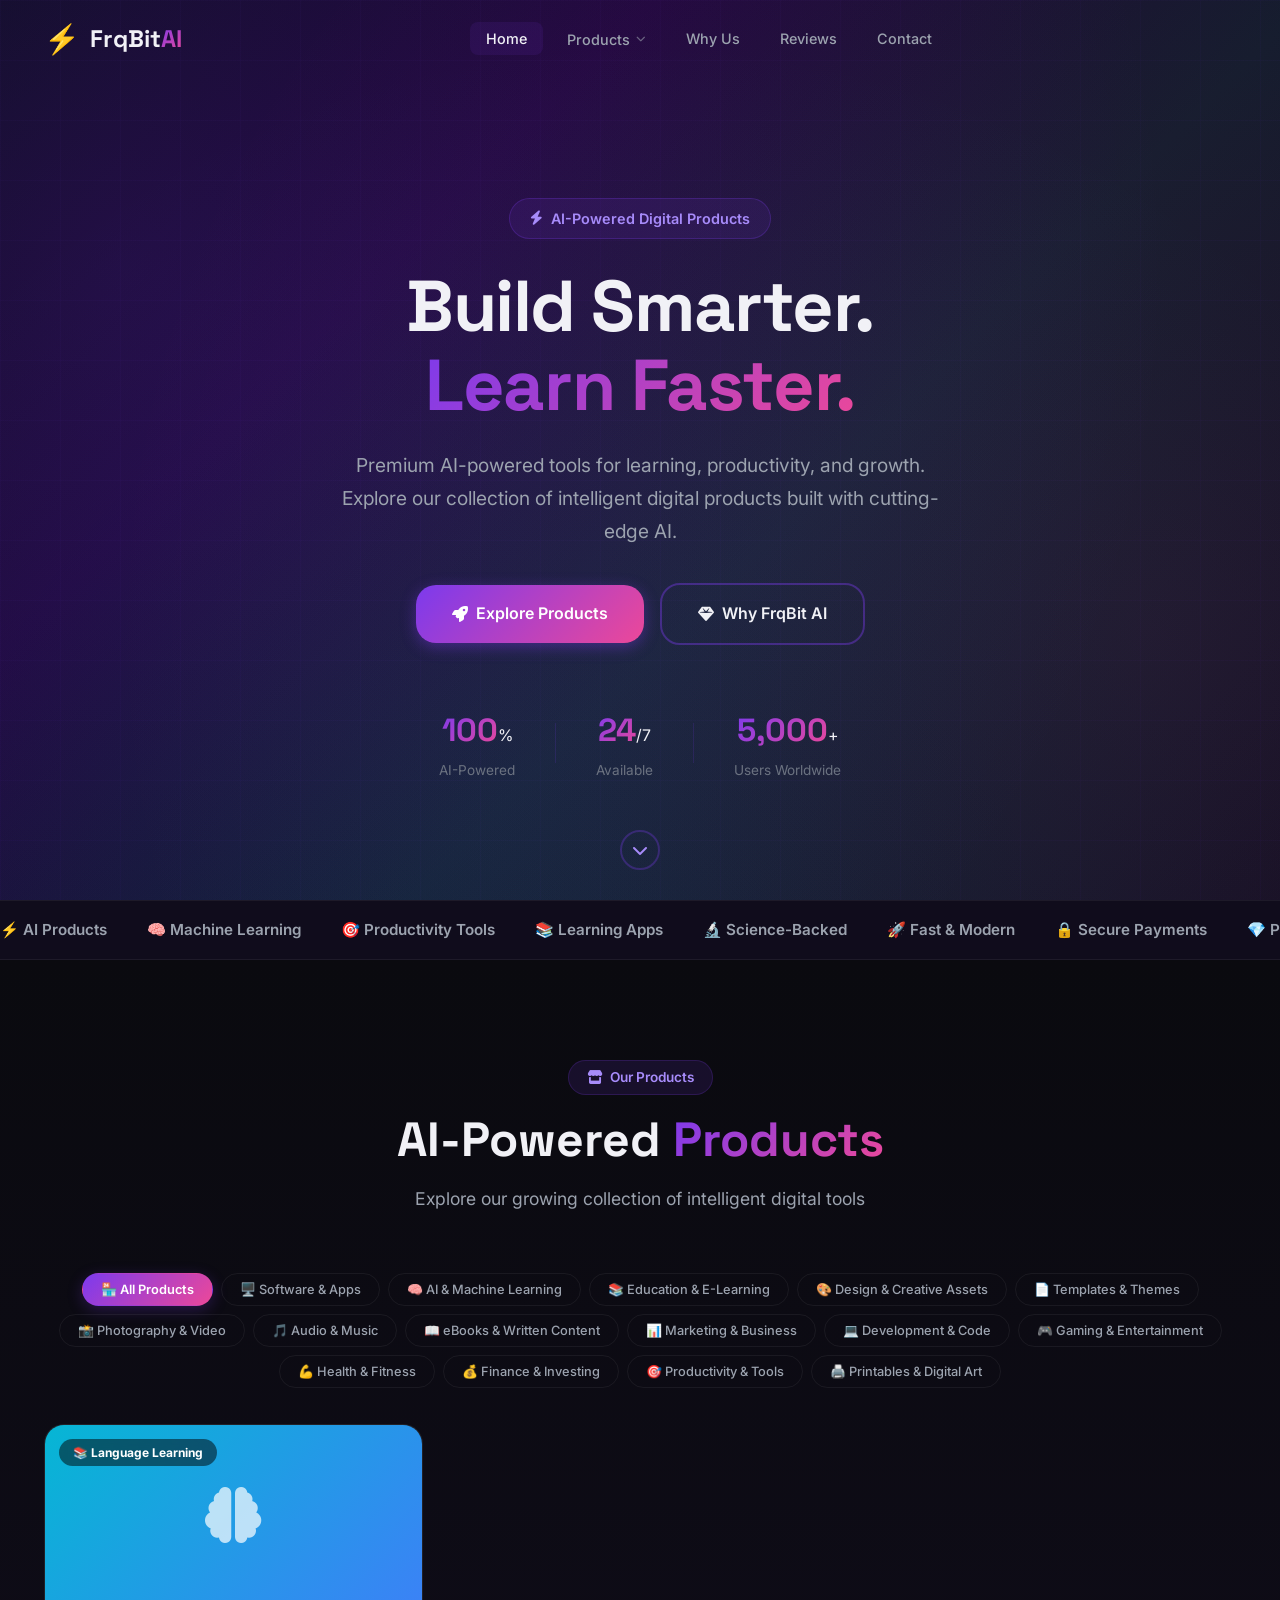
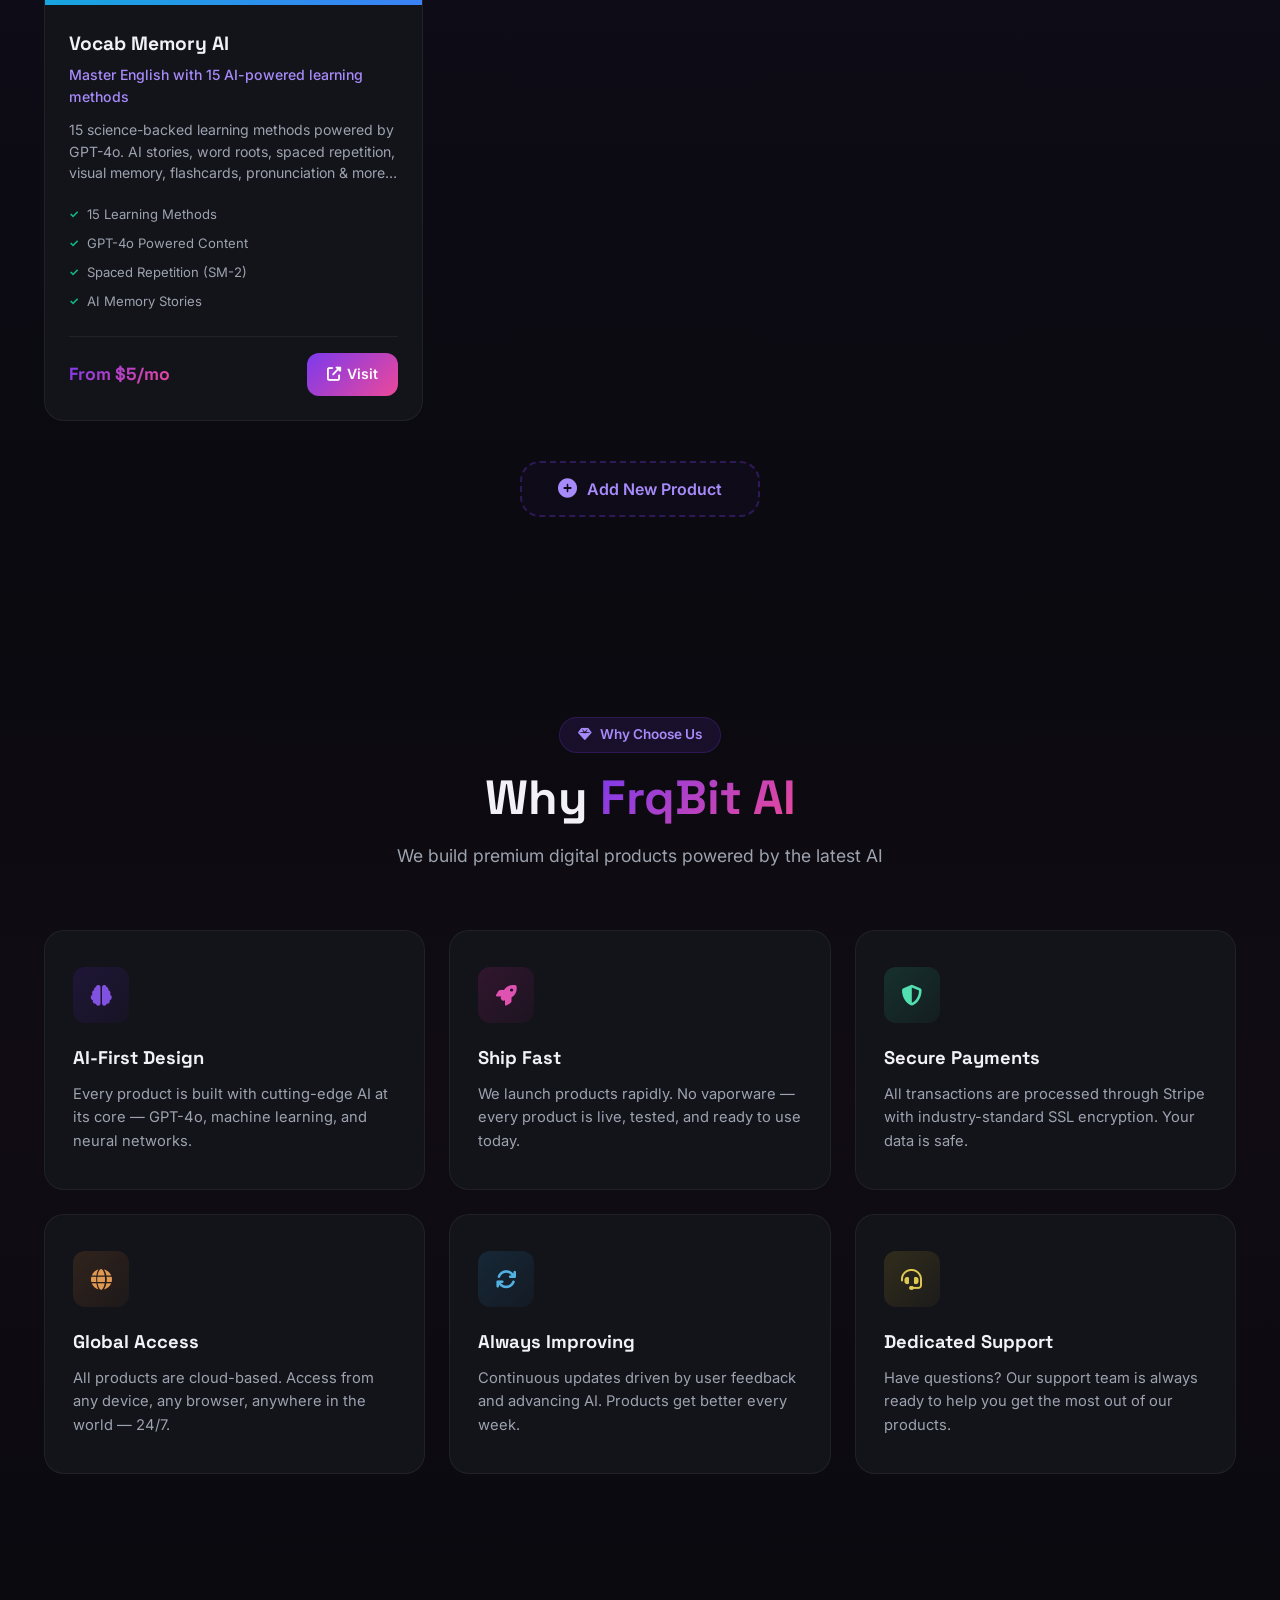
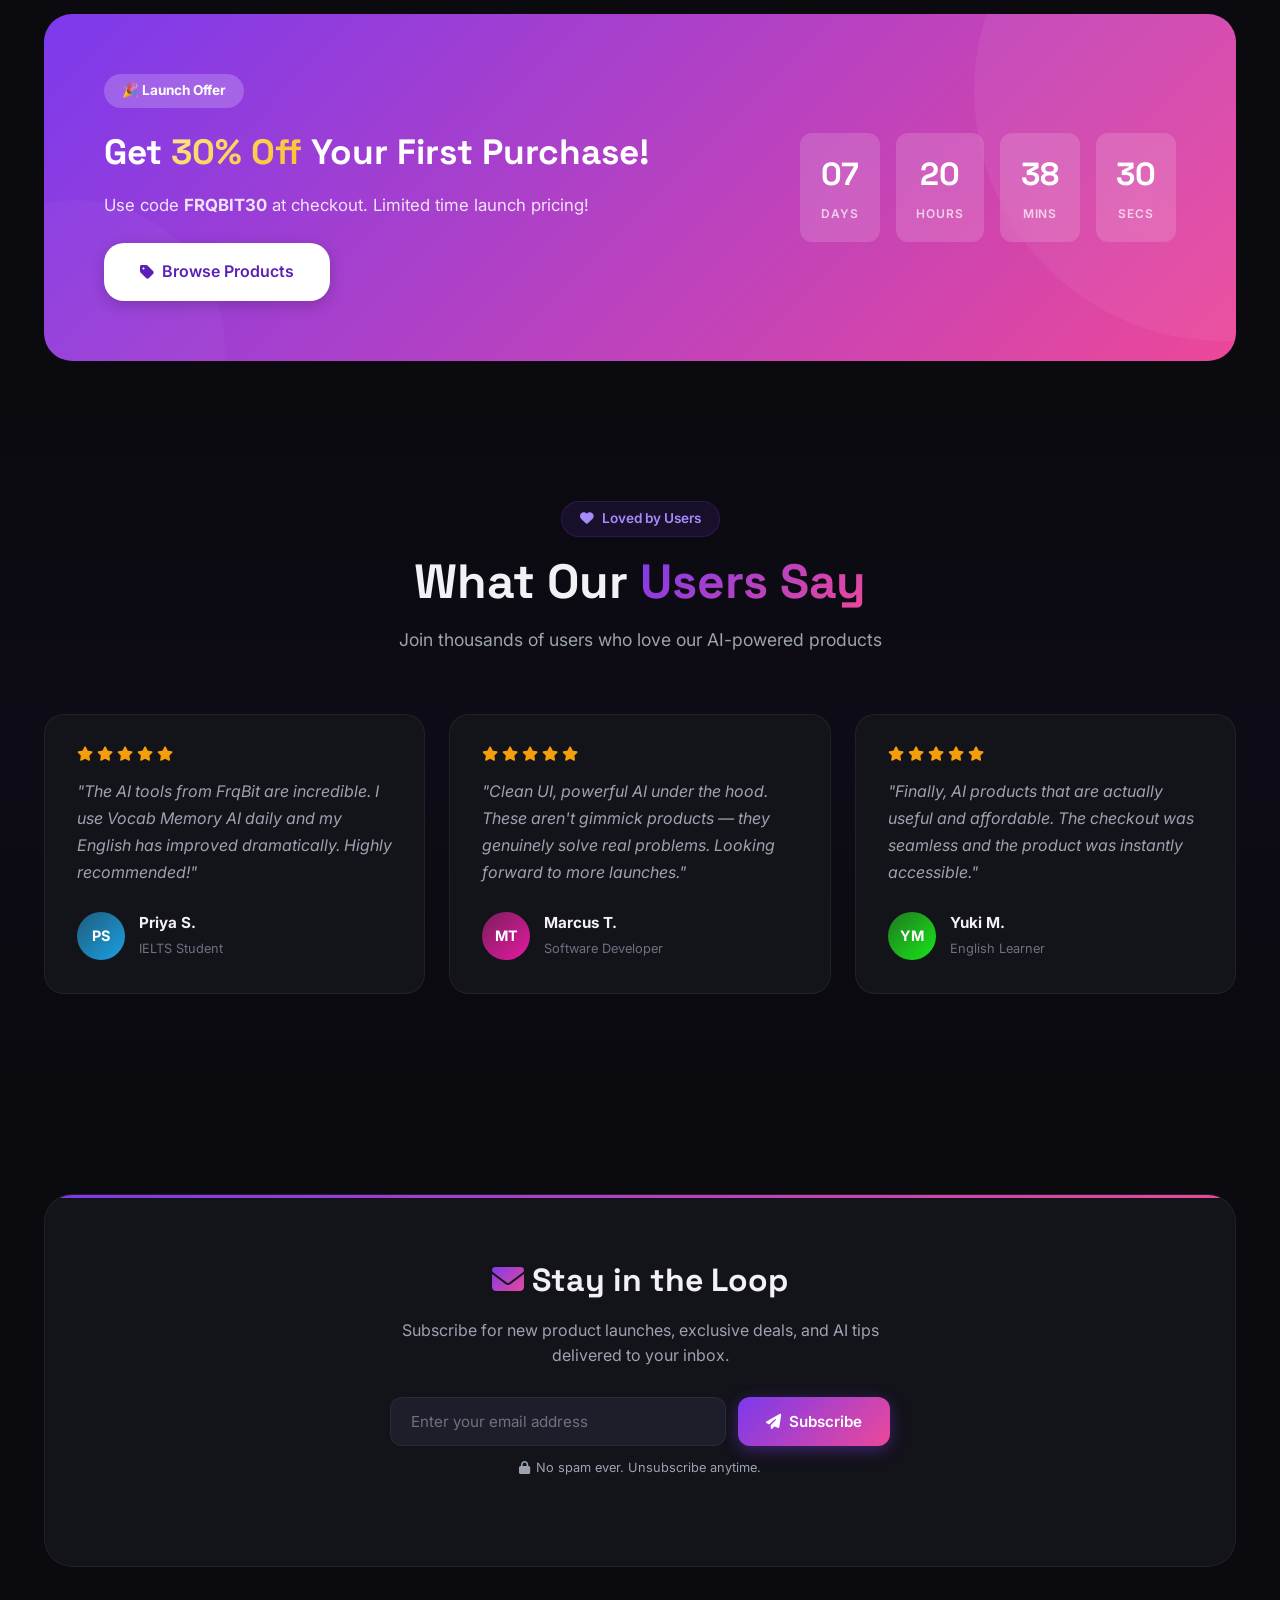
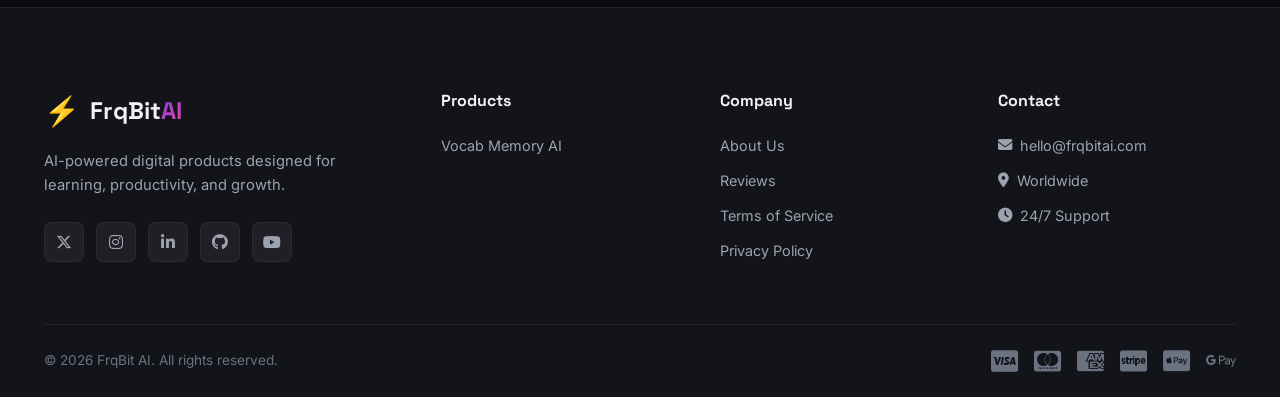
<file: index.html>
<!DOCTYPE html>
<html lang="en">
<head>
    <meta charset="UTF-8">
    <meta name="viewport" content="width=device-width, initial-scale=1.0">
    <title>FrqBit AI — AI-Powered Digital Products</title>
    <meta name="description" content="FrqBit AI — Premium AI-powered digital products for learning, productivity, and growth.">
    <meta property="og:title" content="FrqBit AI — AI-Powered Digital Products">
    <meta property="og:description" content="Discover premium AI-powered tools built for learning, productivity, and growth.">
    <meta property="og:type" content="website">
    <meta property="og:url" content="https://frqbitai.com">
    <link rel="icon" type="image/svg+xml" href="data:image/svg+xml,<svg xmlns='http://www.w3.org/2000/svg' viewBox='0 0 100 100'><text y='.9em' font-size='90'>⚡</text></svg>">
    <link rel="preconnect" href="https://fonts.googleapis.com">
    <link rel="preconnect" href="https://fonts.gstatic.com" crossorigin>
    <link href="https://fonts.googleapis.com/css2?family=Inter:wght@300;400;500;600;700;800;900&family=Space+Grotesk:wght@400;500;600;700&display=swap" rel="stylesheet">
    <link rel="stylesheet" href="https://cdnjs.cloudflare.com/ajax/libs/font-awesome/6.5.1/css/all.min.css">
    <link rel="stylesheet" href="css/style.css">
</head>
<body>
    <!-- ========== PRELOADER ========== -->
    <div id="preloader">
        <div class="loader">
            <div class="loader-ring"></div>
            <span class="loader-text">FrqBit AI</span>
        </div>
    </div>

    <!-- ========== NAVBAR ========== -->
    <nav class="navbar" id="navbar">
        <div class="container nav-container">
            <a href="#" class="logo">
                <span class="logo-icon">⚡</span>
                <span class="logo-text">FrqBit<span class="logo-highlight">AI</span></span>
            </a>
            <ul class="nav-links" id="navLinks">
                <li><a href="#home" class="nav-link active">Home</a></li>
                <li class="nav-item-dropdown" id="navProductsDropdown">
                    <a href="#products" class="nav-link nav-link-dropdown">Products <i class="fas fa-chevron-down nav-dd-icon"></i></a>
                    <div class="nav-mega-dropdown" id="megaDropdown"></div>
                </li>
                <li><a href="#features" class="nav-link">Why Us</a></li>
                <li><a href="#testimonials" class="nav-link">Reviews</a></li>
                <li><a href="#contact" class="nav-link">Contact</a></li>
            </ul>
            <div class="nav-actions">
                <button class="hamburger" id="hamburger" aria-label="Menu">
                    <span></span><span></span><span></span>
                </button>
            </div>
        </div>
    </nav>

    <!-- ========== HERO ========== -->
    <section class="hero" id="home">
        <div class="hero-bg">
            <div class="hero-gradient"></div>
            <div class="hero-particles" id="particles"></div>
            <div class="hero-grid-overlay"></div>
        </div>
        <div class="container hero-content">
            <div class="hero-badge" data-aos="fade-down">
                <i class="fas fa-bolt"></i> AI-Powered Digital Products
            </div>
            <h1 class="hero-title" data-aos="fade-up">
                Build Smarter.<br>
                <span class="gradient-text">Learn Faster.</span>
            </h1>
            <p class="hero-subtitle" data-aos="fade-up" data-delay="100">
                Premium AI-powered tools for learning, productivity, and growth. 
                Explore our collection of intelligent digital products built with cutting-edge AI.
            </p>
            <div class="hero-actions" data-aos="fade-up" data-delay="200">
                <a href="#products" class="btn btn-primary btn-lg">
                    <i class="fas fa-rocket"></i> Explore Products
                </a>
                <a href="#features" class="btn btn-outline btn-lg">
                    <i class="fas fa-gem"></i> Why FrqBit AI
                </a>
            </div>
            <div class="hero-stats" data-aos="fade-up" data-delay="300">
                <div class="stat-item">
                    <span class="stat-number" data-count="100">0</span>%
                    <span class="stat-label">AI-Powered</span>
                </div>
                <div class="stat-divider"></div>
                <div class="stat-item">
                    <span class="stat-number" data-count="24">0</span>/7
                    <span class="stat-label">Available</span>
                </div>
                <div class="stat-divider"></div>
                <div class="stat-item">
                    <span class="stat-number" data-count="5000">0</span>+
                    <span class="stat-label">Users Worldwide</span>
                </div>
            </div>
        </div>
        <div class="hero-scroll">
            <a href="#products"><i class="fas fa-chevron-down"></i></a>
        </div>
    </section>

    <!-- ========== MARQUEE ========== -->
    <div class="marquee-section">
        <div class="marquee-track">
            <div class="marquee-content">
                <span>⚡ AI Products</span>
                <span>🧠 Machine Learning</span>
                <span>🎯 Productivity Tools</span>
                <span>📚 Learning Apps</span>
                <span>🔬 Science-Backed</span>
                <span>🚀 Fast & Modern</span>
                <span>🔒 Secure Payments</span>
                <span>💎 Premium Quality</span>
                <span>🌍 Global Access</span>
                <span>⚡ AI Products</span>
                <span>🧠 Machine Learning</span>
                <span>🎯 Productivity Tools</span>
                <span>📚 Learning Apps</span>
                <span>🔬 Science-Backed</span>
                <span>🚀 Fast & Modern</span>
                <span>🔒 Secure Payments</span>
                <span>💎 Premium Quality</span>
                <span>🌍 Global Access</span>
            </div>
        </div>
    </div>

    <!-- ========== PRODUCTS ========== -->
    <section class="section products-section" id="products">
        <div class="container">
            <div class="section-header" data-aos="fade-up">
                <span class="section-badge"><i class="fas fa-store"></i> Our Products</span>
                <h2 class="section-title">AI-Powered <span class="gradient-text">Products</span></h2>
                <p class="section-subtitle">Explore our growing collection of intelligent digital tools</p>
            </div>

            <!-- Category Filter Bar -->
            <div class="category-filter-bar" id="categoryFilterBar" data-aos="fade-up"></div>
            <div class="sub-filter-bar" id="subFilterBar" data-aos="fade-up"></div>

            <!-- Products Grid — rendered by JS -->
            <div class="products-grid" id="productsGrid" data-aos="fade-up">
                <!-- Product cards injected here -->
            </div>

            <!-- Add Product Button (Admin) -->
            <div class="add-product-area" data-aos="fade-up">
                <button class="add-product-btn" id="addProductBtn">
                    <i class="fas fa-plus-circle"></i>
                    <span>Add New Product</span>
                </button>
            </div>
        </div>
    </section>

    <!-- ========== FEATURES / WHY US ========== -->
    <section class="section features-section" id="features">
        <div class="container">
            <div class="section-header" data-aos="fade-up">
                <span class="section-badge"><i class="fas fa-gem"></i> Why Choose Us</span>
                <h2 class="section-title">Why <span class="gradient-text">FrqBit AI</span></h2>
                <p class="section-subtitle">We build premium digital products powered by the latest AI</p>
            </div>
            <div class="features-grid">
                <div class="feature-card" data-aos="fade-up">
                    <div class="feature-icon" style="--hue: 260;"><i class="fas fa-brain"></i></div>
                    <h3>AI-First Design</h3>
                    <p>Every product is built with cutting-edge AI at its core — GPT-4o, machine learning, and neural networks.</p>
                </div>
                <div class="feature-card" data-aos="fade-up" data-delay="100">
                    <div class="feature-icon" style="--hue: 320;"><i class="fas fa-rocket"></i></div>
                    <h3>Ship Fast</h3>
                    <p>We launch products rapidly. No vaporware — every product is live, tested, and ready to use today.</p>
                </div>
                <div class="feature-card" data-aos="fade-up" data-delay="200">
                    <div class="feature-icon" style="--hue: 160;"><i class="fas fa-shield-alt"></i></div>
                    <h3>Secure Payments</h3>
                    <p>All transactions are processed through Stripe with industry-standard SSL encryption. Your data is safe.</p>
                </div>
                <div class="feature-card" data-aos="fade-up">
                    <div class="feature-icon" style="--hue: 30;"><i class="fas fa-globe"></i></div>
                    <h3>Global Access</h3>
                    <p>All products are cloud-based. Access from any device, any browser, anywhere in the world — 24/7.</p>
                </div>
                <div class="feature-card" data-aos="fade-up" data-delay="100">
                    <div class="feature-icon" style="--hue: 200;"><i class="fas fa-sync"></i></div>
                    <h3>Always Improving</h3>
                    <p>Continuous updates driven by user feedback and advancing AI. Products get better every week.</p>
                </div>
                <div class="feature-card" data-aos="fade-up" data-delay="200">
                    <div class="feature-icon" style="--hue: 50;"><i class="fas fa-headset"></i></div>
                    <h3>Dedicated Support</h3>
                    <p>Have questions? Our support team is always ready to help you get the most out of our products.</p>
                </div>
            </div>
        </div>
    </section>

    <!-- ========== PROMO BANNER ========== -->
    <section class="promo-section">
        <div class="container">
            <div class="promo-card" data-aos="zoom-in">
                <div class="promo-content">
                    <span class="promo-badge">🎉 Launch Offer</span>
                    <h2>Get <span class="gradient-text">30% Off</span> Your First Purchase!</h2>
                    <p>Use code <strong>FRQBIT30</strong> at checkout. Limited time launch pricing!</p>
                    <a href="#products" class="btn btn-primary btn-lg"><i class="fas fa-tag"></i> Browse Products</a>
                </div>
                <div class="promo-timer">
                    <div class="timer-unit">
                        <span class="timer-value" id="timerDays">00</span>
                        <span class="timer-label">Days</span>
                    </div>
                    <div class="timer-unit">
                        <span class="timer-value" id="timerHours">00</span>
                        <span class="timer-label">Hours</span>
                    </div>
                    <div class="timer-unit">
                        <span class="timer-value" id="timerMins">00</span>
                        <span class="timer-label">Mins</span>
                    </div>
                    <div class="timer-unit">
                        <span class="timer-value" id="timerSecs">00</span>
                        <span class="timer-label">Secs</span>
                    </div>
                </div>
            </div>
        </div>
    </section>

    <!-- ========== TESTIMONIALS ========== -->
    <section class="section testimonials-section" id="testimonials">
        <div class="container">
            <div class="section-header" data-aos="fade-up">
                <span class="section-badge"><i class="fas fa-heart"></i> Loved by Users</span>
                <h2 class="section-title">What Our <span class="gradient-text">Users Say</span></h2>
                <p class="section-subtitle">Join thousands of users who love our AI-powered products</p>
            </div>
            <div class="testimonials-grid">
                <div class="testimonial-card" data-aos="fade-up">
                    <div class="testimonial-stars">
                        <i class="fas fa-star"></i><i class="fas fa-star"></i><i class="fas fa-star"></i><i class="fas fa-star"></i><i class="fas fa-star"></i>
                    </div>
                    <p class="testimonial-text">"The AI tools from FrqBit are incredible. I use Vocab Memory AI daily and my English has improved dramatically. Highly recommended!"</p>
                    <div class="testimonial-author">
                        <div class="author-avatar" style="--hue: 200;">PS</div>
                        <div>
                            <strong>Priya S.</strong>
                            <span>IELTS Student</span>
                        </div>
                    </div>
                </div>
                <div class="testimonial-card" data-aos="fade-up" data-delay="100">
                    <div class="testimonial-stars">
                        <i class="fas fa-star"></i><i class="fas fa-star"></i><i class="fas fa-star"></i><i class="fas fa-star"></i><i class="fas fa-star"></i>
                    </div>
                    <p class="testimonial-text">"Clean UI, powerful AI under the hood. These aren't gimmick products — they genuinely solve real problems. Looking forward to more launches."</p>
                    <div class="testimonial-author">
                        <div class="author-avatar" style="--hue: 320;">MT</div>
                        <div>
                            <strong>Marcus T.</strong>
                            <span>Software Developer</span>
                        </div>
                    </div>
                </div>
                <div class="testimonial-card" data-aos="fade-up" data-delay="200">
                    <div class="testimonial-stars">
                        <i class="fas fa-star"></i><i class="fas fa-star"></i><i class="fas fa-star"></i><i class="fas fa-star"></i><i class="fas fa-star"></i>
                    </div>
                    <p class="testimonial-text">"Finally, AI products that are actually useful and affordable. The checkout was seamless and the product was instantly accessible."</p>
                    <div class="testimonial-author">
                        <div class="author-avatar" style="--hue: 120;">YM</div>
                        <div>
                            <strong>Yuki M.</strong>
                            <span>English Learner</span>
                        </div>
                    </div>
                </div>
            </div>
        </div>
    </section>

    <!-- ========== NEWSLETTER ========== -->
    <section class="section newsletter-section" id="contact">
        <div class="container">
            <div class="newsletter-card" data-aos="fade-up">
                <div class="newsletter-content">
                    <h2><i class="fas fa-envelope"></i> Stay in the Loop</h2>
                    <p>Subscribe for new product launches, exclusive deals, and AI tips delivered to your inbox.</p>
                    <form class="newsletter-form" id="newsletterForm">
                        <div class="input-group">
                            <input type="email" placeholder="Enter your email address" required>
                            <button type="submit" class="btn btn-primary">
                                <i class="fas fa-paper-plane"></i> Subscribe
                            </button>
                        </div>
                        <p class="form-note"><i class="fas fa-lock"></i> No spam ever. Unsubscribe anytime.</p>
                    </form>
                </div>
            </div>
        </div>
    </section>

    <!-- ========== FOOTER ========== -->
    <footer class="footer">
        <div class="container">
            <div class="footer-grid">
                <div class="footer-brand">
                    <a href="#" class="logo">
                        <span class="logo-icon">⚡</span>
                        <span class="logo-text">FrqBit<span class="logo-highlight">AI</span></span>
                    </a>
                    <p>AI-powered digital products designed for learning, productivity, and growth.</p>
                    <div class="social-links">
                        <a href="#" aria-label="Twitter"><i class="fab fa-x-twitter"></i></a>
                        <a href="#" aria-label="Instagram"><i class="fab fa-instagram"></i></a>
                        <a href="#" aria-label="LinkedIn"><i class="fab fa-linkedin-in"></i></a>
                        <a href="#" aria-label="GitHub"><i class="fab fa-github"></i></a>
                        <a href="#" aria-label="YouTube"><i class="fab fa-youtube"></i></a>
                    </div>
                </div>
                <div class="footer-links">
                    <h4>Products</h4>
                    <ul id="footerProductLinks">
                        <li><a href="https://vocab-memory-ai.vercel.app" target="_blank">Vocab Memory AI</a></li>
                    </ul>
                </div>
                <div class="footer-links">
                    <h4>Company</h4>
                    <ul>
                        <li><a href="#features">About Us</a></li>
                        <li><a href="#testimonials">Reviews</a></li>
                        <li><a href="#">Terms of Service</a></li>
                        <li><a href="#">Privacy Policy</a></li>
                    </ul>
                </div>
                <div class="footer-links">
                    <h4>Contact</h4>
                    <ul>
                        <li><a href="mailto:hello@frqbitai.com"><i class="fas fa-envelope"></i> hello@frqbitai.com</a></li>
                        <li><a href="#"><i class="fas fa-map-marker-alt"></i> Worldwide</a></li>
                        <li><a href="#"><i class="fas fa-clock"></i> 24/7 Support</a></li>
                    </ul>
                </div>
            </div>
            <div class="footer-bottom">
                <p>&copy; 2026 FrqBit AI. All rights reserved.</p>
                <div class="payment-icons">
                    <i class="fab fa-cc-visa"></i>
                    <i class="fab fa-cc-mastercard"></i>
                    <i class="fab fa-cc-amex"></i>
                    <i class="fab fa-cc-stripe"></i>
                    <i class="fab fa-cc-apple-pay"></i>
                    <i class="fab fa-google-pay"></i>
                </div>
            </div>
        </div>
    </footer>

    <!-- ========== ADD PRODUCT MODAL ========== -->
    <div class="modal-overlay" id="productModalOverlay"></div>
    <div class="modal" id="productModal">
        <div class="modal-header">
            <h3><i class="fas fa-plus-circle"></i> Add New Product</h3>
            <button class="modal-close" id="modalClose"><i class="fas fa-times"></i></button>
        </div>
        <form class="modal-form" id="addProductForm">
            <div class="form-group">
                <label for="prodName">Product Name <span class="required">*</span></label>
                <input type="text" id="prodName" placeholder="e.g. Vocab Memory AI" required>
            </div>
            <div class="form-group">
                <label for="prodTagline">Short Tagline <span class="required">*</span></label>
                <input type="text" id="prodTagline" placeholder="e.g. Master English with 15 AI methods" required>
            </div>
            <div class="form-group">
                <label for="prodDescription">Description</label>
                <textarea id="prodDescription" rows="3" placeholder="Detailed description of your product..."></textarea>
            </div>
            <div class="form-group">
                <label for="prodPrice">Price</label>
                <input type="text" id="prodPrice" placeholder="e.g. $5/mo or Free">
            </div>
            <div class="form-row">
                <div class="form-group">
                    <label for="prodCategory">Category <span class="required">*</span></label>
                    <select id="prodCategory" required>
                        <option value="">— Select Category —</option>
                    </select>
                </div>
                <div class="form-group">
                    <label for="prodSubcategory">Sub-Category</label>
                    <select id="prodSubcategory" disabled>
                        <option value="">— Select Category First —</option>
                    </select>
                </div>
            </div>
            <div class="form-group">
                <label for="prodUrl">Product Link (URL) <span class="required">*</span></label>
                <input type="url" id="prodUrl" placeholder="https://your-product.vercel.app" required>
            </div>
            <div class="form-group">
                <label for="prodIcon">Icon (Font Awesome class)</label>
                <input type="text" id="prodIcon" placeholder="fas fa-brain (default)">
                <p class="form-hint">Browse icons at <a href="https://fontawesome.com/icons" target="_blank">fontawesome.com/icons</a></p>
            </div>
            <div class="form-group">
                <label>Features (one per line)</label>
                <textarea id="prodFeatures" rows="3" placeholder="Feature 1&#10;Feature 2&#10;Feature 3"></textarea>
            </div>
            <div class="modal-actions">
                <button type="button" class="btn btn-outline" id="modalCancelBtn">Cancel</button>
                <button type="submit" class="btn btn-primary">
                    <i class="fas fa-plus"></i> Add Product
                </button>
            </div>
        </form>
    </div>

    <!-- ========== BACK TO TOP ========== -->
    <button class="back-to-top" id="backToTop" aria-label="Back to top">
        <i class="fas fa-arrow-up"></i>
    </button>

    <!-- ========== TOAST NOTIFICATION ========== -->
    <div class="toast-container" id="toastContainer"></div>

    <script src="js/main.js"></script>
</body>
</html>
</file>
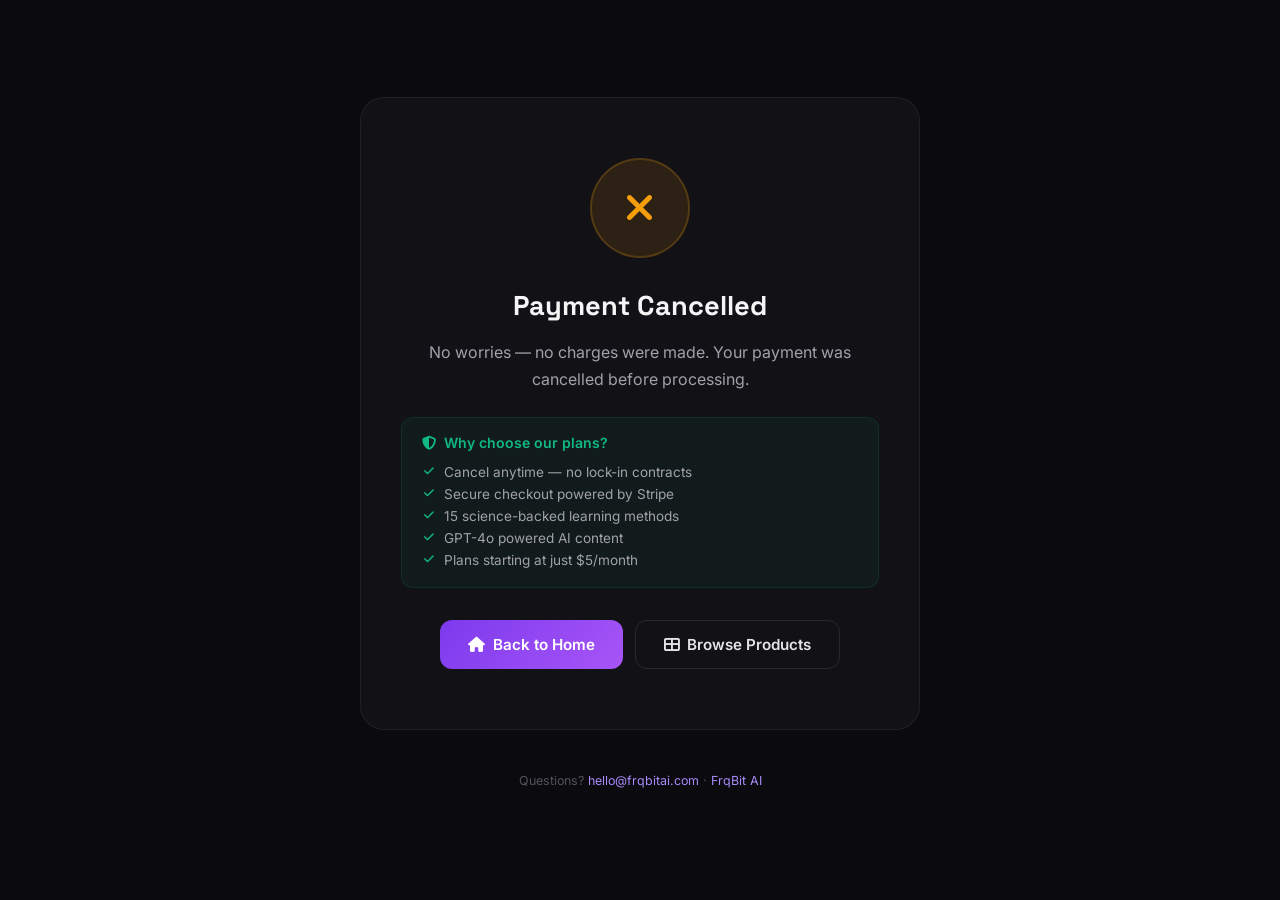
<file: cancel.html>
<!DOCTYPE html>
<html lang="en">
<head>
    <meta charset="UTF-8">
    <meta name="viewport" content="width=device-width, initial-scale=1.0">
    <title>Payment Cancelled — FrqBit AI</title>
    <link rel="icon" type="image/svg+xml" href="data:image/svg+xml,<svg xmlns='http://www.w3.org/2000/svg' viewBox='0 0 100 100'><text y='.9em' font-size='90'>⚡</text></svg>">
    <link rel="preconnect" href="https://fonts.googleapis.com">
    <link rel="stylesheet" href="https://fonts.googleapis.com/css2?family=Inter:wght@400;500;600;700&family=Space+Grotesk:wght@700;800&display=swap">
    <link rel="stylesheet" href="https://cdnjs.cloudflare.com/ajax/libs/font-awesome/6.5.1/css/all.min.css">
    <style>
        *, *::before, *::after { margin: 0; padding: 0; box-sizing: border-box; }
        body {
            font-family: 'Inter', sans-serif;
            background: #0a0a0f;
            color: #e4e4e7;
            min-height: 100vh;
            display: flex;
            flex-direction: column;
            align-items: center;
            justify-content: center;
            padding: 20px;
        }
        .cancel-container {
            text-align: center;
            max-width: 560px;
            padding: 60px 40px;
            background: rgba(255, 255, 255, 0.03);
            border: 1px solid rgba(255, 255, 255, 0.06);
            border-radius: 24px;
        }
        .cancel-icon {
            width: 100px; height: 100px; border-radius: 50%;
            background: rgba(245, 158, 11, 0.12);
            border: 2px solid rgba(245, 158, 11, 0.2);
            display: flex; align-items: center; justify-content: center;
            margin: 0 auto 30px; font-size: 2.5rem; color: #f59e0b;
            animation: scaleIn 0.5s cubic-bezier(0.34, 1.56, 0.64, 1);
        }
        @keyframes scaleIn { from { transform: scale(0); opacity: 0; } to { transform: scale(1); opacity: 1; } }
        h1 {
            font-family: 'Space Grotesk', sans-serif; font-size: 1.7rem; font-weight: 800;
            margin-bottom: 16px; color: #f5f5f5;
        }
        p { color: #a1a1aa; font-size: 1rem; line-height: 1.7; margin-bottom: 12px; }
        .reassurance {
            padding: 16px 20px; background: rgba(16,185,129,0.06);
            border: 1px solid rgba(16,185,129,0.12); border-radius: 12px;
            margin: 24px 0 32px; text-align: left;
        }
        .reassurance h3 {
            font-size: 0.88rem; font-weight: 600; color: #10b981; margin-bottom: 10px;
            display: flex; align-items: center; gap: 8px;
        }
        .reassurance ul { list-style: none; }
        .reassurance li {
            font-size: 0.85rem; color: #a1a1aa; padding: 3px 0;
            display: flex; align-items: center; gap: 8px;
        }
        .reassurance li i { color: #10b981; font-size: 0.7rem; width: 14px; text-align: center; }
        .cancel-actions { display: flex; gap: 12px; justify-content: center; flex-wrap: wrap; }
        .btn {
            display: inline-flex; align-items: center; gap: 8px;
            padding: 14px 28px; border-radius: 12px;
            font-weight: 600; font-size: 0.95rem; text-decoration: none; transition: all 0.3s;
        }
        .btn-primary {
            background: linear-gradient(135deg, #7c3aed, #a855f7); color: #fff;
        }
        .btn-primary:hover { transform: translateY(-2px); box-shadow: 0 10px 40px rgba(124,58,237,0.3); }
        .btn-outline { border: 1px solid rgba(255,255,255,0.1); color: #e4e4e7; }
        .btn-outline:hover { border-color: rgba(124,58,237,0.4); background: rgba(124,58,237,0.08); }
        .footer-note {
            margin-top: 40px; font-size: 0.78rem; color: #52525b;
        }
        .footer-note a { color: #a78bfa; text-decoration: none; }
        @media (max-width: 480px) {
            .cancel-container { padding: 40px 24px; }
            h1 { font-size: 1.4rem; }
            .cancel-actions { flex-direction: column; }
        }
    </style>
</head>
<body>
    <div class="cancel-container">
        <div class="cancel-icon"><i class="fas fa-times"></i></div>
        <h1>Payment Cancelled</h1>
        <p>No worries — no charges were made. Your payment was cancelled before processing.</p>

        <div class="reassurance">
            <h3><i class="fas fa-shield-alt"></i> Why choose our plans?</h3>
            <ul>
                <li><i class="fas fa-check"></i> Cancel anytime — no lock-in contracts</li>
                <li><i class="fas fa-check"></i> Secure checkout powered by Stripe</li>
                <li><i class="fas fa-check"></i> 15 science-backed learning methods</li>
                <li><i class="fas fa-check"></i> GPT-4o powered AI content</li>
                <li><i class="fas fa-check"></i> Plans starting at just $5/month</li>
            </ul>
        </div>

        <div class="cancel-actions">
            <a href="#" class="btn btn-primary" id="retryBtn">
                <i class="fas fa-redo"></i> Try Again
            </a>
            <a href="/" class="btn btn-outline">
                <i class="fas fa-th-large"></i> Browse Products
            </a>
        </div>
    </div>
    <p class="footer-note">Questions? <a href="mailto:hello@frqbitai.com">hello@frqbitai.com</a> · <a href="/">FrqBit AI</a></p>

    <script>
    // Build retry link from URL params
    const params = new URLSearchParams(window.location.search);
    const productId = params.get('product');
    const planId = params.get('plan');
    const retryBtn = document.getElementById('retryBtn');

    if (productId && planId) {
        retryBtn.href = `/checkout.html?product=${productId}&plan=${planId}`;
    } else {
        retryBtn.href = '/';
        retryBtn.innerHTML = '<i class="fas fa-home"></i> Back to Home';
    }
    </script>
</body>
</html>
</file>
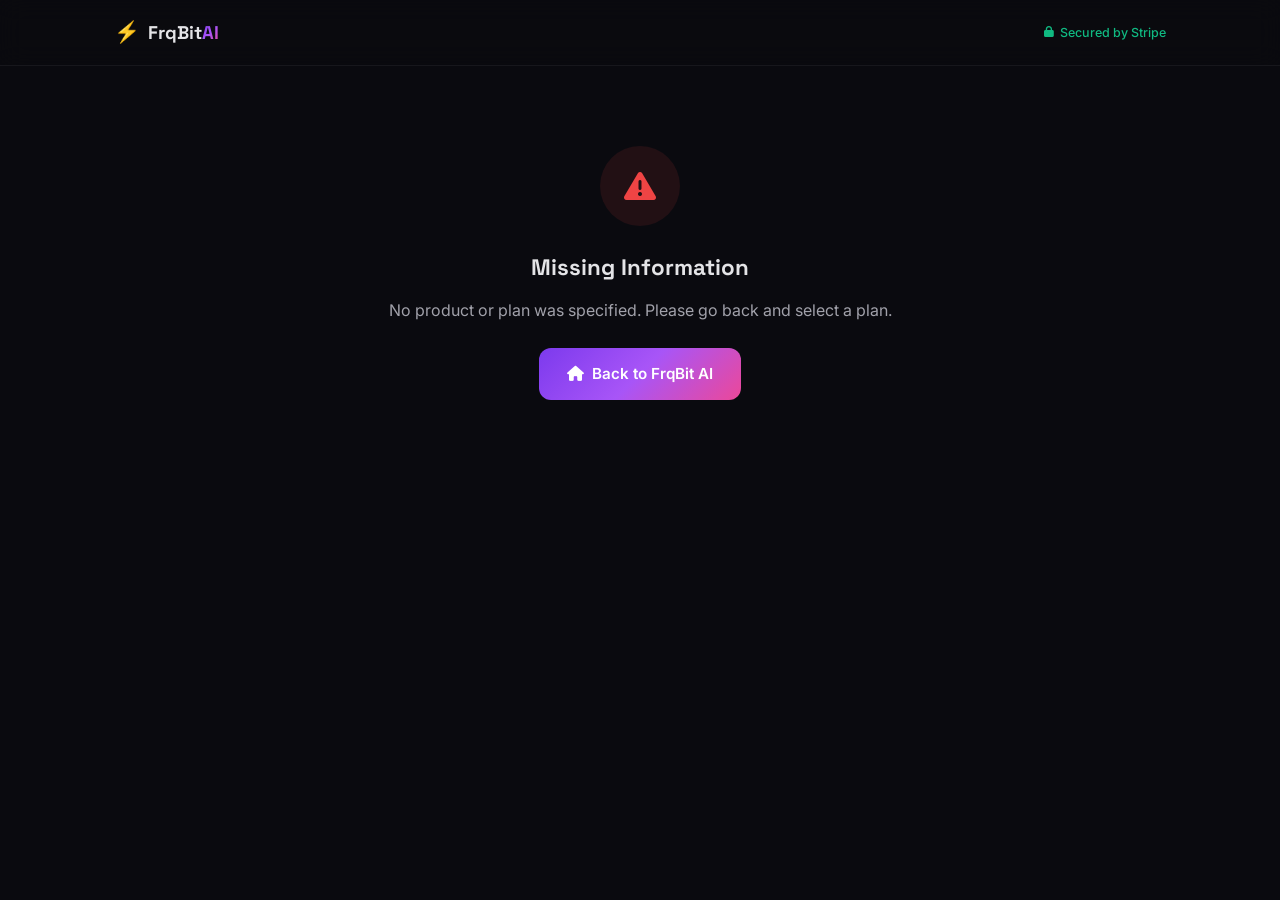
<file: checkout.html>
<!DOCTYPE html>
<html lang="en">
<head>
    <meta charset="UTF-8">
    <meta name="viewport" content="width=device-width, initial-scale=1.0">
    <title>Checkout — FrqBit AI</title>
    <meta name="description" content="Secure checkout powered by Stripe — FrqBit AI">
    <link rel="icon" type="image/svg+xml" href="data:image/svg+xml,<svg xmlns='http://www.w3.org/2000/svg' viewBox='0 0 100 100'><text y='.9em' font-size='90'>⚡</text></svg>">
    <link rel="preconnect" href="https://fonts.googleapis.com">
    <link rel="stylesheet" href="https://fonts.googleapis.com/css2?family=Inter:wght@300;400;500;600;700;800&family=Space+Grotesk:wght@500;600;700;800&display=swap">
    <link rel="stylesheet" href="https://cdnjs.cloudflare.com/ajax/libs/font-awesome/6.5.1/css/all.min.css">
    <script src="https://js.stripe.com/v3/"></script>
    <style>
        /* ===== Reset & Base ===== */
        *, *::before, *::after { margin: 0; padding: 0; box-sizing: border-box; }
        :root {
            --bg: #0a0a0f;
            --bg-card: #12121a;
            --bg-surface: #1a1a2e;
            --text: #e4e4e7;
            --text-dim: #a1a1aa;
            --text-muted: #71717a;
            --border: rgba(255,255,255,0.06);
            --primary: #7c3aed;
            --primary-light: #a78bfa;
            --gradient: linear-gradient(135deg, #7c3aed 0%, #a855f7 50%, #ec4899 100%);
            --success: #10b981;
            --danger: #ef4444;
            --radius: 16px;
        }
        body {
            font-family: 'Inter', -apple-system, sans-serif;
            background: var(--bg);
            color: var(--text);
            min-height: 100vh;
            line-height: 1.6;
        }

        /* ===== Top Nav Bar ===== */
        .checkout-nav {
            padding: 16px 0;
            border-bottom: 1px solid var(--border);
            background: rgba(10,10,15,0.9);
            backdrop-filter: blur(12px);
            -webkit-backdrop-filter: blur(12px);
            position: sticky;
            top: 0;
            z-index: 100;
        }
        .checkout-nav .container {
            display: flex;
            align-items: center;
            justify-content: space-between;
        }
        .logo {
            display: flex;
            align-items: center;
            gap: 8px;
            text-decoration: none;
            color: var(--text);
            font-family: 'Space Grotesk', sans-serif;
            font-weight: 800;
            font-size: 1.15rem;
        }
        .logo-icon { font-size: 1.3rem; }
        .logo-hi { background: var(--gradient); -webkit-background-clip: text; -webkit-text-fill-color: transparent; background-clip: text; }
        .secure-badge {
            display: flex;
            align-items: center;
            gap: 6px;
            font-size: 0.78rem;
            color: var(--success);
            font-weight: 500;
        }
        .secure-badge i { font-size: 0.7rem; }

        /* ===== Layout ===== */
        .container { max-width: 1100px; margin: 0 auto; padding: 0 24px; }
        .checkout-layout {
            display: grid;
            grid-template-columns: 1fr 420px;
            gap: 48px;
            padding: 48px 0 80px;
            align-items: start;
        }

        /* ===== Left: Order Summary ===== */
        .order-section h2 {
            font-family: 'Space Grotesk', sans-serif;
            font-size: 1.6rem;
            font-weight: 800;
            margin-bottom: 8px;
        }
        .order-section h2 i {
            background: var(--gradient);
            -webkit-background-clip: text;
            -webkit-text-fill-color: transparent;
            background-clip: text;
            margin-right: 8px;
        }
        .order-subtitle {
            color: var(--text-dim);
            font-size: 0.92rem;
            margin-bottom: 32px;
        }

        /* Product card */
        .order-product {
            display: flex;
            gap: 20px;
            padding: 24px;
            background: var(--bg-card);
            border: 1px solid var(--border);
            border-radius: var(--radius);
            margin-bottom: 24px;
        }
        .order-product-icon {
            width: 64px;
            height: 64px;
            border-radius: 14px;
            display: flex;
            align-items: center;
            justify-content: center;
            font-size: 1.6rem;
            color: rgba(255,255,255,0.8);
            flex-shrink: 0;
        }
        .order-product-info { flex: 1; }
        .order-product-name {
            font-family: 'Space Grotesk', sans-serif;
            font-weight: 700;
            font-size: 1.1rem;
            margin-bottom: 4px;
        }
        .order-product-desc {
            font-size: 0.85rem;
            color: var(--text-dim);
            margin-bottom: 10px;
        }
        .order-product-features {
            list-style: none;
            display: flex;
            flex-wrap: wrap;
            gap: 6px;
        }
        .order-product-features li {
            font-size: 0.72rem;
            padding: 3px 10px;
            background: rgba(124,58,237,0.1);
            border: 1px solid rgba(124,58,237,0.15);
            border-radius: 50px;
            color: var(--primary-light);
        }

        /* Plan details */
        .order-plan {
            padding: 24px;
            background: var(--bg-card);
            border: 1px solid var(--border);
            border-radius: var(--radius);
            margin-bottom: 24px;
        }
        .order-plan-header {
            display: flex;
            align-items: center;
            justify-content: space-between;
            margin-bottom: 16px;
            padding-bottom: 16px;
            border-bottom: 1px solid var(--border);
        }
        .order-plan-label {
            font-size: 0.78rem;
            text-transform: uppercase;
            letter-spacing: 1px;
            color: var(--text-muted);
            font-weight: 600;
        }
        .order-plan-name {
            font-family: 'Space Grotesk', sans-serif;
            font-weight: 700;
            font-size: 1.15rem;
        }
        .order-plan-name .plan-badge {
            display: inline-block;
            padding: 3px 10px;
            background: var(--gradient);
            border-radius: 50px;
            font-size: 0.65rem;
            font-weight: 700;
            color: #fff;
            vertical-align: middle;
            margin-left: 8px;
            text-transform: uppercase;
            letter-spacing: 0.5px;
        }
        .order-line {
            display: flex;
            justify-content: space-between;
            align-items: center;
            padding: 8px 0;
            font-size: 0.92rem;
        }
        .order-line .label { color: var(--text-dim); }
        .order-line .value { font-weight: 600; }
        .order-line.total {
            border-top: 1px solid var(--border);
            margin-top: 8px;
            padding-top: 16px;
            font-size: 1.05rem;
        }
        .order-line.total .value {
            font-family: 'Space Grotesk', sans-serif;
            font-size: 1.3rem;
            font-weight: 800;
            background: var(--gradient);
            -webkit-background-clip: text;
            -webkit-text-fill-color: transparent;
            background-clip: text;
        }

        /* Plan features */
        .plan-features {
            list-style: none;
            margin-top: 20px;
        }
        .plan-features li {
            display: flex;
            align-items: center;
            gap: 10px;
            padding: 6px 0;
            font-size: 0.88rem;
            color: var(--text-dim);
        }
        .plan-features li i {
            color: var(--success);
            font-size: 0.7rem;
            width: 16px;
            text-align: center;
        }

        /* Trust badges */
        .trust-row {
            display: flex;
            gap: 16px;
            flex-wrap: wrap;
        }
        .trust-badge {
            display: flex;
            align-items: center;
            gap: 8px;
            padding: 10px 16px;
            background: var(--bg-card);
            border: 1px solid var(--border);
            border-radius: 10px;
            font-size: 0.78rem;
            color: var(--text-dim);
            flex: 1;
            min-width: 140px;
        }
        .trust-badge i {
            font-size: 0.9rem;
            color: var(--success);
        }

        /* ===== Right: Payment Panel ===== */
        .payment-panel {
            background: var(--bg-card);
            border: 1px solid var(--border);
            border-radius: var(--radius);
            padding: 32px;
            position: sticky;
            top: 80px;
        }
        .payment-panel h3 {
            font-family: 'Space Grotesk', sans-serif;
            font-weight: 700;
            font-size: 1.15rem;
            margin-bottom: 6px;
            display: flex;
            align-items: center;
            gap: 8px;
        }
        .payment-panel h3 i {
            background: var(--gradient);
            -webkit-background-clip: text;
            -webkit-text-fill-color: transparent;
            background-clip: text;
        }
        .payment-subtitle {
            font-size: 0.82rem;
            color: var(--text-muted);
            margin-bottom: 28px;
        }

        /* Stripe button */
        .stripe-pay-btn {
            width: 100%;
            padding: 16px;
            border: none;
            border-radius: 12px;
            background: var(--gradient);
            color: #fff;
            font-family: 'Inter', sans-serif;
            font-size: 1rem;
            font-weight: 700;
            cursor: pointer;
            transition: all 0.3s;
            display: flex;
            align-items: center;
            justify-content: center;
            gap: 10px;
            margin-bottom: 16px;
        }
        .stripe-pay-btn:hover:not(:disabled) {
            transform: translateY(-2px);
            box-shadow: 0 12px 40px rgba(124,58,237,0.35);
        }
        .stripe-pay-btn:disabled {
            opacity: 0.6;
            cursor: not-allowed;
        }
        .stripe-pay-btn .spinner {
            width: 18px;
            height: 18px;
            border: 2px solid rgba(255,255,255,0.3);
            border-top-color: #fff;
            border-radius: 50%;
            animation: spin 0.6s linear infinite;
        }
        @keyframes spin { to { transform: rotate(360deg); } }

        .or-divider {
            display: flex;
            align-items: center;
            gap: 12px;
            margin: 20px 0;
            font-size: 0.78rem;
            color: var(--text-muted);
        }
        .or-divider::before, .or-divider::after {
            content: '';
            flex: 1;
            height: 1px;
            background: var(--border);
        }

        .back-link {
            display: flex;
            align-items: center;
            justify-content: center;
            gap: 6px;
            width: 100%;
            padding: 12px;
            border: 1px solid var(--border);
            border-radius: 10px;
            color: var(--text-dim);
            font-size: 0.88rem;
            text-decoration: none;
            transition: all 0.3s;
        }
        .back-link:hover {
            border-color: rgba(124,58,237,0.3);
            color: var(--text);
        }

        .payment-note {
            margin-top: 24px;
            padding-top: 20px;
            border-top: 1px solid var(--border);
            font-size: 0.75rem;
            color: var(--text-muted);
            line-height: 1.7;
        }
        .payment-note a { color: var(--primary-light); text-decoration: underline; }
        .powered-by {
            display: flex;
            align-items: center;
            justify-content: center;
            gap: 8px;
            margin-top: 20px;
            font-size: 0.78rem;
            color: var(--text-muted);
        }
        .powered-by i { font-size: 1.6rem; color: #635bff; }

        /* ===== Error State ===== */
        .checkout-error {
            text-align: center;
            padding: 80px 24px;
            max-width: 560px;
            margin: 0 auto;
        }
        .checkout-error .error-icon {
            width: 80px;
            height: 80px;
            border-radius: 50%;
            background: rgba(239,68,68,0.1);
            display: flex;
            align-items: center;
            justify-content: center;
            margin: 0 auto 24px;
            font-size: 2rem;
            color: var(--danger);
        }
        .checkout-error h2 {
            font-family: 'Space Grotesk', sans-serif;
            font-size: 1.4rem;
            font-weight: 700;
            margin-bottom: 12px;
        }
        .checkout-error p { color: var(--text-dim); margin-bottom: 24px; }
        .checkout-error .btn {
            display: inline-flex;
            align-items: center;
            gap: 8px;
            padding: 14px 28px;
            border-radius: 12px;
            font-weight: 600;
            font-size: 0.95rem;
            text-decoration: none;
            background: var(--gradient);
            color: #fff;
            transition: all 0.3s;
        }
        .checkout-error .btn:hover {
            transform: translateY(-2px);
            box-shadow: 0 10px 40px rgba(124,58,237,0.3);
        }

        /* ===== Loading state ===== */
        .checkout-loading {
            text-align: center;
            padding: 120px 24px;
        }
        .checkout-loading .spinner-lg {
            width: 48px;
            height: 48px;
            border: 3px solid var(--border);
            border-top-color: var(--primary);
            border-radius: 50%;
            animation: spin 0.8s linear infinite;
            margin: 0 auto 24px;
        }
        .checkout-loading p {
            color: var(--text-dim);
            font-size: 0.95rem;
        }

        /* ===== Responsive ===== */
        @media (max-width: 900px) {
            .checkout-layout {
                grid-template-columns: 1fr;
                gap: 32px;
                padding: 32px 0 60px;
            }
            .payment-panel { position: static; }
        }
        @media (max-width: 480px) {
            .order-product { flex-direction: column; gap: 14px; }
            .trust-row { flex-direction: column; }
        }
    </style>
</head>
<body>
    <!-- Nav -->
    <nav class="checkout-nav">
        <div class="container">
            <a href="/" class="logo">
                <span class="logo-icon">⚡</span>
                <span>FrqBit<span class="logo-hi">AI</span></span>
            </a>
            <span class="secure-badge">
                <i class="fas fa-lock"></i> Secured by Stripe
            </span>
        </div>
    </nav>

    <!-- Main -->
    <main class="container" id="checkoutMain">
        <div class="checkout-loading" id="loadingState">
            <div class="spinner-lg"></div>
            <p>Preparing your checkout…</p>
        </div>
    </main>

    <script>
    /* ======================================================
       FrqBit AI — Stripe Checkout Page
       Static client-side Stripe Checkout integration.
       
       SETUP INSTRUCTIONS:
       1. Go to https://dashboard.stripe.com/products
       2. Create a product (e.g. "Vocab Memory AI — Starter")
       3. Add a recurring price ($5/mo, $10/mo, $20/mo)
       4. Copy each Price ID (starts with "price_")
       5. Paste them into PRODUCTS config below
       6. Go to https://dashboard.stripe.com/apikeys
       7. Copy your Publishable Key (starts with "pk_")
       8. Paste it as STRIPE_PUBLISHABLE_KEY below
       
       URL FORMAT (for product sites to link to):
       https://frqbitai.com/checkout.html?product=vocab-memory-ai&plan=starter
       https://frqbitai.com/checkout.html?product=vocab-memory-ai&plan=pro
       https://frqbitai.com/checkout.html?product=vocab-memory-ai&plan=unlimited
       ====================================================== */

    // ──────────────────────────────────────────────
    // 🔑 STRIPE PUBLISHABLE KEY
    // Replace with your key from: https://dashboard.stripe.com/apikeys
    // Use pk_test_... for testing, pk_live_... for production
    // ──────────────────────────────────────────────
    const STRIPE_PUBLISHABLE_KEY = 'pk_test_REPLACE_WITH_YOUR_STRIPE_PUBLISHABLE_KEY';

    // ──────────────────────────────────────────────
    // 🏷️ PRODUCT & PLAN CATALOG
    // Each product has plans with Stripe Price IDs.
    // Create products+prices at: https://dashboard.stripe.com/products
    // ──────────────────────────────────────────────
    const PRODUCTS = {
        'vocab-memory-ai': {
            name: 'Vocab Memory AI',
            icon: 'fas fa-brain',
            gradient: 'linear-gradient(135deg, #06b6d4, #3b82f6)',
            description: 'AI-powered vocabulary learning with 15 science-backed methods',
            tags: ['GPT-4o', '15 Methods', 'Spaced Repetition', 'AI Stories'],
            returnUrl: 'https://vocab-memory-ai.vercel.app',
            plans: {
                'starter': {
                    name: 'Starter',
                    badge: null,
                    priceId: 'price_REPLACE_STARTER_MONTHLY',  // ← Replace with Stripe Price ID
                    amount: 5,
                    currency: 'USD',
                    interval: 'month',
                    mode: 'subscription',
                    wordsPerDay: '50 words/day',
                    features: [
                        'Everything in Free + AI power',
                        'GPT-4o deep content generation',
                        'Word DNA (root analysis)',
                        'Confusable words & usage notes',
                        'Difficulty classification',
                        '50 word searches per day'
                    ]
                },
                'pro': {
                    name: 'Pro',
                    badge: 'Most Popular',
                    priceId: 'price_REPLACE_PRO_MONTHLY',      // ← Replace with Stripe Price ID
                    amount: 10,
                    currency: 'USD',
                    interval: 'month',
                    mode: 'subscription',
                    wordsPerDay: '200 words/day',
                    features: [
                        'Everything in Starter',
                        '200 word searches per day',
                        'HD AI-generated images (DALL·E)',
                        'Advanced analytics & insights',
                        'Priority processing speed',
                        'All 15 learning methods'
                    ]
                },
                'unlimited': {
                    name: 'Unlimited',
                    badge: 'Best Value',
                    priceId: 'price_REPLACE_UNLIMITED_MONTHLY', // ← Replace with Stripe Price ID
                    amount: 20,
                    currency: 'USD',
                    interval: 'month',
                    mode: 'subscription',
                    wordsPerDay: 'Unlimited words/day',
                    features: [
                        'Everything in Pro',
                        'Unlimited word searches',
                        'AI story video clips',
                        'HD AI-generated images',
                        'Early access to new features',
                        'All current & future methods'
                    ]
                }
            }
        }
        // ──────────────────────────────────────────────
        // Add more products here as you launch them:
        //
        // 'your-next-product': {
        //     name: 'Product Name',
        //     icon: 'fas fa-icon',
        //     gradient: 'linear-gradient(...)',
        //     description: '...',
        //     tags: ['Tag1', 'Tag2'],
        //     returnUrl: 'https://your-product.vercel.app',
        //     plans: {
        //         'basic': {
        //             name: 'Basic',
        //             priceId: 'price_...',  // Stripe Price ID
        //             amount: 9,
        //             currency: 'USD',
        //             interval: 'month',
        //             mode: 'subscription',
        //             features: ['Feature 1', 'Feature 2']
        //         }
        //     }
        // }
        // ──────────────────────────────────────────────
    };

    // ──────────────────────────────────────────────
    //  CHECKOUT LOGIC (no edits needed below)
    // ──────────────────────────────────────────────
    const SUCCESS_URL = window.location.origin + '/success.html';
    const CANCEL_URL  = window.location.origin + '/cancel.html';

    const mainEl = document.getElementById('checkoutMain');

    function getParams() {
        const params = new URLSearchParams(window.location.search);
        return {
            productId: params.get('product'),
            planId:    params.get('plan'),
        };
    }

    function showError(title, message) {
        mainEl.innerHTML = `
            <div class="checkout-error">
                <div class="error-icon"><i class="fas fa-exclamation-triangle"></i></div>
                <h2>${title}</h2>
                <p>${message}</p>
                <a href="/" class="btn"><i class="fas fa-home"></i> Back to FrqBit AI</a>
            </div>`;
    }

    function renderCheckout(product, plan, productId, planId) {
        const interval = plan.interval === 'year' ? '/year' : '/mo';
        const currencySymbol = plan.currency === 'USD' ? '$' : plan.currency;

        mainEl.innerHTML = `
        <div class="checkout-layout">
            <!-- Left: Order Summary -->
            <div class="order-section">
                <h2><i class="fas fa-receipt"></i> Order Summary</h2>
                <p class="order-subtitle">Review your selection before proceeding to payment</p>

                <div class="order-product">
                    <div class="order-product-icon" style="background: ${product.gradient};">
                        <i class="${product.icon}"></i>
                    </div>
                    <div class="order-product-info">
                        <div class="order-product-name">${product.name}</div>
                        <div class="order-product-desc">${product.description}</div>
                        <ul class="order-product-features">
                            ${product.tags.map(t => `<li>${t}</li>`).join('')}
                        </ul>
                    </div>
                </div>

                <div class="order-plan">
                    <div class="order-plan-header">
                        <span class="order-plan-label">Selected Plan</span>
                        <span class="order-plan-name">
                            ${plan.name}
                            ${plan.badge ? `<span class="plan-badge">${plan.badge}</span>` : ''}
                        </span>
                    </div>

                    ${plan.wordsPerDay ? `
                    <div class="order-line">
                        <span class="label"><i class="fas fa-search" style="margin-right:6px;color:var(--primary-light);"></i> Daily Limit</span>
                        <span class="value">${plan.wordsPerDay}</span>
                    </div>` : ''}

                    <div class="order-line">
                        <span class="label"><i class="fas fa-sync" style="margin-right:6px;color:var(--primary-light);"></i> Billing</span>
                        <span class="value">${plan.mode === 'subscription' ? `Recurring ${plan.interval}ly` : 'One-time'}</span>
                    </div>

                    <div class="order-line">
                        <span class="label"><i class="fas fa-tag" style="margin-right:6px;color:var(--primary-light);"></i> Price</span>
                        <span class="value">${currencySymbol}${plan.amount}${interval}</span>
                    </div>

                    <div class="order-line total">
                        <span class="label">Total Due Today</span>
                        <span class="value">${currencySymbol}${plan.amount}</span>
                    </div>

                    <ul class="plan-features">
                        ${plan.features.map(f => `<li><i class="fas fa-check"></i> ${f}</li>`).join('')}
                    </ul>
                </div>

                <div class="trust-row">
                    <div class="trust-badge"><i class="fas fa-lock"></i> SSL Encrypted</div>
                    <div class="trust-badge"><i class="fas fa-shield-alt"></i> Stripe Secured</div>
                    <div class="trust-badge"><i class="fas fa-undo"></i> Cancel Anytime</div>
                </div>
            </div>

            <!-- Right: Payment Panel -->
            <div class="payment-panel">
                <h3><i class="fas fa-credit-card"></i> Payment</h3>
                <p class="payment-subtitle">You'll be redirected to Stripe's secure checkout</p>

                <button class="stripe-pay-btn" id="stripePayBtn">
                    <i class="fas fa-lock"></i> Pay ${currencySymbol}${plan.amount}${interval}
                </button>

                <div class="or-divider">or</div>

                <a href="${product.returnUrl}" class="back-link">
                    <i class="fas fa-arrow-left"></i> Return to ${product.name}
                </a>

                <div class="payment-note">
                    <p>By clicking "Pay", you agree to our
                        <a href="/terms">Terms of Service</a> and
                        <a href="/privacy">Privacy Policy</a>.
                        ${plan.mode === 'subscription' ? 'Your subscription renews automatically. Cancel anytime from your account or contact us.' : ''}
                    </p>
                </div>

                <div class="powered-by">
                    <span>Powered by</span>
                    <i class="fab fa-stripe"></i>
                </div>
            </div>
        </div>`;

        // Attach Stripe handler
        const payBtn = document.getElementById('stripePayBtn');
        payBtn.addEventListener('click', () => handleStripeCheckout(payBtn, plan, productId, planId));
    }

    async function handleStripeCheckout(btn, plan, productId, planId) {
        // Check if Stripe is configured
        if (STRIPE_PUBLISHABLE_KEY.includes('REPLACE')) {
            alert(
                '⚙️ Stripe is not configured yet.\n\n' +
                'To set up payments:\n' +
                '1. Go to https://dashboard.stripe.com/apikeys\n' +
                '2. Copy your Publishable Key\n' +
                '3. Open checkout.html and replace STRIPE_PUBLISHABLE_KEY\n' +
                '4. Create Products & Prices in Stripe Dashboard\n' +
                '5. Replace priceId values in PRODUCTS config'
            );
            return;
        }

        if (plan.priceId.includes('REPLACE')) {
            alert(
                '⚙️ Stripe Price ID not set for this plan.\n\n' +
                'Go to https://dashboard.stripe.com/products\n' +
                'Create a price and update the priceId in checkout.html'
            );
            return;
        }

        // Start checkout
        btn.disabled = true;
        btn.innerHTML = '<span class="spinner"></span> Redirecting to Stripe…';

        try {
            const stripe = Stripe(STRIPE_PUBLISHABLE_KEY);

            const params = {
                lineItems: [{ price: plan.priceId, quantity: 1 }],
                mode: plan.mode || 'subscription',
                successUrl: SUCCESS_URL + '?product=' + productId + '&plan=' + planId + '&session_id={CHECKOUT_SESSION_ID}',
                cancelUrl:  CANCEL_URL  + '?product=' + productId + '&plan=' + planId,
            };

            const { error } = await stripe.redirectToCheckout(params);

            if (error) {
                alert('Payment error: ' + error.message);
                console.error('Stripe error:', error);
            }
        } catch (err) {
            alert('Something went wrong. Please try again.');
            console.error('Checkout error:', err);
        } finally {
            btn.disabled = false;
            btn.innerHTML = '<i class="fas fa-lock"></i> Pay $' + plan.amount + '/' + (plan.interval === 'year' ? 'year' : 'mo');
        }
    }

    // ──────────────────────────────────────────────
    //  INIT
    // ──────────────────────────────────────────────
    function init() {
        const { productId, planId } = getParams();

        if (!productId || !planId) {
            showError('Missing Information', 'No product or plan was specified. Please go back and select a plan.');
            return;
        }

        const product = PRODUCTS[productId];
        if (!product) {
            showError('Product Not Found', `We couldn't find a product with ID "${productId}". Please check the link and try again.`);
            return;
        }

        const plan = product.plans[planId];
        if (!plan) {
            const available = Object.keys(product.plans).join(', ');
            showError('Plan Not Found', `The plan "${planId}" doesn't exist for ${product.name}. Available plans: ${available}`);
            return;
        }

        renderCheckout(product, plan, productId, planId);
    }

    init();
    </script>
</body>
</html>
</file>
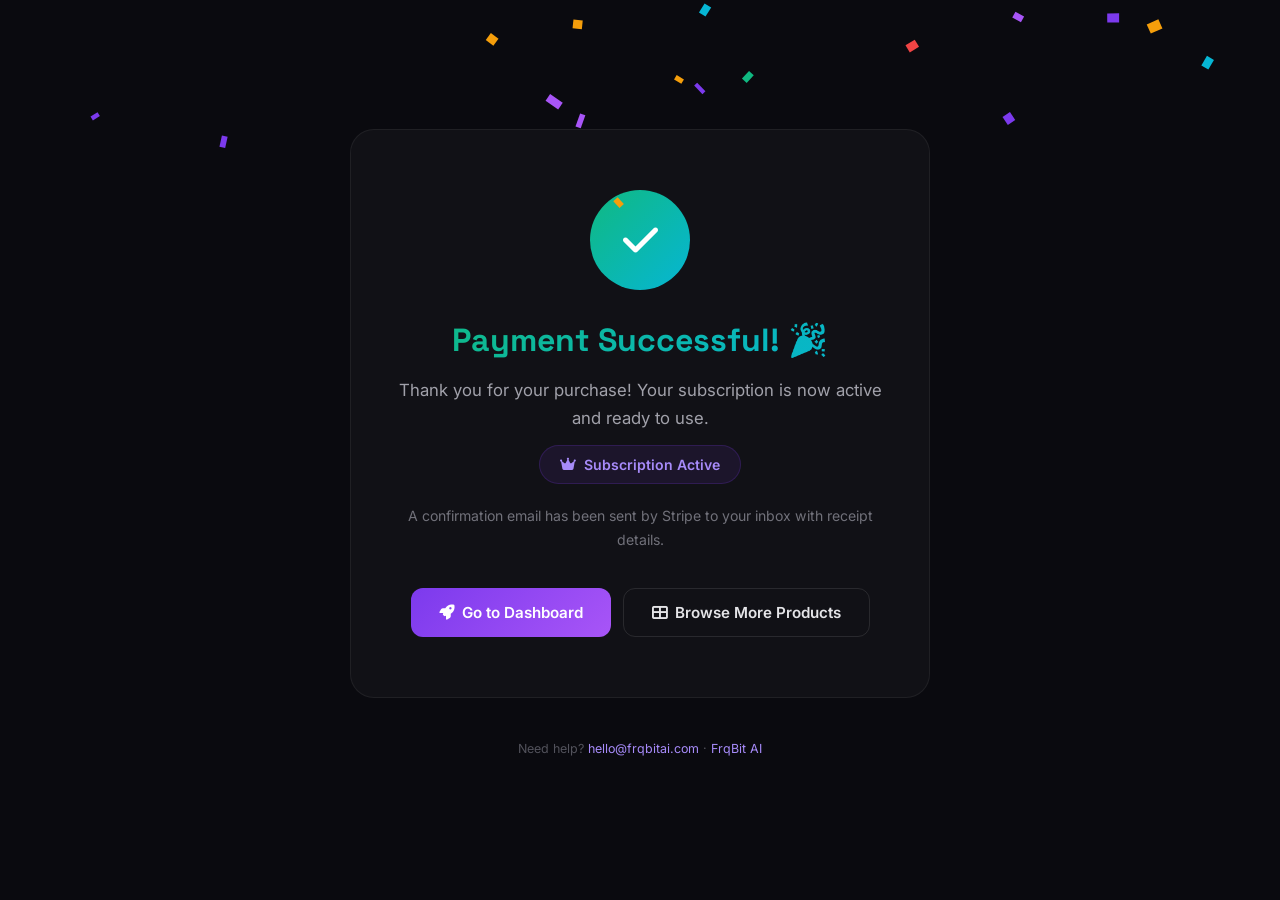
<file: success.html>
<!DOCTYPE html>
<html lang="en">
<head>
    <meta charset="UTF-8">
    <meta name="viewport" content="width=device-width, initial-scale=1.0">
    <title>Payment Successful — FrqBit AI</title>
    <link rel="icon" type="image/svg+xml" href="data:image/svg+xml,<svg xmlns='http://www.w3.org/2000/svg' viewBox='0 0 100 100'><text y='.9em' font-size='90'>⚡</text></svg>">
    <link rel="preconnect" href="https://fonts.googleapis.com">
    <link rel="stylesheet" href="https://fonts.googleapis.com/css2?family=Inter:wght@400;500;600;700&family=Space+Grotesk:wght@700;800&display=swap">
    <link rel="stylesheet" href="https://cdnjs.cloudflare.com/ajax/libs/font-awesome/6.5.1/css/all.min.css">
    <style>
        *, *::before, *::after { margin: 0; padding: 0; box-sizing: border-box; }
        body {
            font-family: 'Inter', sans-serif;
            background: #0a0a0f;
            color: #e4e4e7;
            min-height: 100vh;
            display: flex;
            flex-direction: column;
            align-items: center;
            justify-content: center;
            padding: 20px;
        }
        .success-container {
            text-align: center;
            max-width: 580px;
            padding: 60px 40px;
            background: rgba(255, 255, 255, 0.03);
            border: 1px solid rgba(255, 255, 255, 0.06);
            border-radius: 24px;
        }
        .confetti { position: fixed; top: 0; left: 0; width: 100%; height: 100%; pointer-events: none; z-index: 10; }
        .success-icon {
            width: 100px; height: 100px; border-radius: 50%;
            background: linear-gradient(135deg, #10b981, #06b6d4);
            display: flex; align-items: center; justify-content: center;
            margin: 0 auto 30px; font-size: 2.5rem; color: #fff;
            animation: scaleIn 0.5s cubic-bezier(0.34, 1.56, 0.64, 1);
        }
        @keyframes scaleIn { from { transform: scale(0); opacity: 0; } to { transform: scale(1); opacity: 1; } }
        h1 {
            font-family: 'Space Grotesk', sans-serif; font-size: 2rem; font-weight: 800;
            margin-bottom: 16px;
            background: linear-gradient(135deg, #10b981, #06b6d4);
            -webkit-background-clip: text; -webkit-text-fill-color: transparent; background-clip: text;
        }
        p { color: #a1a1aa; font-size: 1.05rem; line-height: 1.7; margin-bottom: 12px; }
        .plan-info {
            display: inline-flex; align-items: center; gap: 8px;
            padding: 10px 20px; background: rgba(124,58,237,0.1);
            border: 1px solid rgba(124,58,237,0.2); border-radius: 50px;
            font-size: 0.88rem; font-weight: 600; color: #a78bfa;
            margin-bottom: 20px;
        }
        .email-note { font-size: 0.88rem; color: #71717a; margin-bottom: 36px; }
        .success-actions { display: flex; gap: 12px; justify-content: center; flex-wrap: wrap; }
        .btn {
            display: inline-flex; align-items: center; gap: 8px;
            padding: 14px 28px; border-radius: 12px;
            font-weight: 600; font-size: 0.95rem; text-decoration: none; transition: all 0.3s;
        }
        .btn-primary {
            background: linear-gradient(135deg, #7c3aed, #a855f7); color: #fff;
        }
        .btn-primary:hover { transform: translateY(-2px); box-shadow: 0 10px 40px rgba(124,58,237,0.3); }
        .btn-outline { border: 1px solid rgba(255,255,255,0.1); color: #e4e4e7; }
        .btn-outline:hover { border-color: rgba(124,58,237,0.4); background: rgba(124,58,237,0.08); }
        .footer-note {
            margin-top: 40px; font-size: 0.78rem; color: #52525b;
        }
        .footer-note a { color: #a78bfa; text-decoration: none; }
        @media (max-width: 480px) {
            .success-container { padding: 40px 24px; }
            h1 { font-size: 1.5rem; }
            .success-actions { flex-direction: column; }
        }
    </style>
</head>
<body>
    <canvas class="confetti" id="confetti"></canvas>
    <div class="success-container">
        <div class="success-icon"><i class="fas fa-check"></i></div>
        <h1>Payment Successful! 🎉</h1>
        <p>Thank you for your purchase! Your subscription is now active and ready to use.</p>
        <div class="plan-info" id="planInfo"><i class="fas fa-crown"></i> <span id="planName">Loading...</span></div>
        <p class="email-note">A confirmation email has been sent by Stripe to your inbox with receipt details.</p>
        <div class="success-actions">
            <a href="#" class="btn btn-primary" id="startBtn">
                <i class="fas fa-rocket"></i> Start Using Product
            </a>
            <a href="/" class="btn btn-outline">
                <i class="fas fa-th-large"></i> Browse More Products
            </a>
        </div>
    </div>
    <p class="footer-note">Need help? <a href="mailto:hello@frqbitai.com">hello@frqbitai.com</a> · <a href="/">FrqBit AI</a></p>

    <script>
    // ── Product Registry (same as checkout.html) ──
    const PRODUCT_INFO = {
        'vocab-memory-ai': {
            name: 'Vocab Memory AI',
            returnUrl: 'https://vocab-memory-ai.vercel.app',
            plans: {
                'starter':   'Starter ($5/mo)',
                'pro':       'Pro ($10/mo)',
                'unlimited': 'Unlimited ($20/mo)'
            }
        }
        // Add more products here as needed
    };

    // ── Read URL params ──
    const params = new URLSearchParams(window.location.search);
    const productId = params.get('product');
    const planId = params.get('plan');

    const product = PRODUCT_INFO[productId];
    const planNameEl = document.getElementById('planName');
    const startBtn = document.getElementById('startBtn');

    if (product) {
        planNameEl.textContent = product.plans[planId] || planId || 'Subscription';
        startBtn.href = product.returnUrl;
        startBtn.innerHTML = `<i class="fas fa-rocket"></i> Start Using ${product.name}`;
    } else {
        planNameEl.textContent = 'Subscription Active';
        startBtn.href = '/';
        startBtn.innerHTML = '<i class="fas fa-rocket"></i> Go to Dashboard';
    }

    // ── Confetti Animation ──
    const canvas = document.getElementById('confetti');
    const ctx = canvas.getContext('2d');
    canvas.width = window.innerWidth;
    canvas.height = window.innerHeight;

    const pieces = [];
    const colors = ['#7c3aed', '#a855f7', '#ec4899', '#06b6d4', '#10b981', '#f59e0b', '#ef4444'];
    for (let i = 0; i < 100; i++) {
        pieces.push({
            x: Math.random() * canvas.width,
            y: Math.random() * canvas.height - canvas.height,
            w: 4 + Math.random() * 6,
            h: 8 + Math.random() * 8,
            color: colors[Math.floor(Math.random() * colors.length)],
            vy: 1 + Math.random() * 3,
            vx: (Math.random() - 0.5) * 2,
            rot: Math.random() * 360,
            vr: (Math.random() - 0.5) * 10,
            opacity: 1
        });
    }

    let frame = 0;
    function drawConfetti() {
        ctx.clearRect(0, 0, canvas.width, canvas.height);
        let alive = false;
        pieces.forEach(p => {
            if (p.opacity <= 0) return;
            alive = true;
            ctx.save();
            ctx.globalAlpha = p.opacity;
            ctx.translate(p.x, p.y);
            ctx.rotate((p.rot * Math.PI) / 180);
            ctx.fillStyle = p.color;
            ctx.fillRect(-p.w / 2, -p.h / 2, p.w, p.h);
            ctx.restore();
            p.y += p.vy;
            p.x += p.vx;
            p.rot += p.vr;
            if (frame > 120) p.opacity -= 0.008;
        });
        frame++;
        if (alive) requestAnimationFrame(drawConfetti);
    }
    drawConfetti();
    </script>
</body>
</html>
</file>
<file: css/style.css>
/* ===================================
   FrqBit AI — E-Commerce Stylesheet
   ================================= */

/* ---------- CSS Variables ---------- */
:root {
    --primary: #7c3aed;
    --primary-light: #a78bfa;
    --primary-dark: #5b21b6;
    --secondary: #ec4899;
    --accent: #06b6d4;
    --success: #10b981;
    --warning: #f59e0b;
    --danger: #f43f5e;

    --bg-dark: #0a0a0f;
    --bg-card: #13131a;
    --bg-card-hover: #1a1a25;
    --bg-surface: #1e1e2a;
    --bg-glass: rgba(19, 19, 26, 0.8);

    --text-primary: #f1f1f6;
    --text-secondary: #9ca3af;
    --text-muted: #6b7280;

    --border: rgba(124, 58, 237, 0.15);
    --border-light: rgba(255, 255, 255, 0.06);

    --gradient-1: linear-gradient(135deg, #7c3aed, #ec4899);
    --gradient-2: linear-gradient(135deg, #06b6d4, #7c3aed);
    --gradient-3: linear-gradient(135deg, #ec4899, #f59e0b);
    --gradient-hero: linear-gradient(135deg, #0a0a1a 0%, #1a0533 30%, #0d1b2a 60%, #0a0a1a 100%);

    --shadow-sm: 0 2px 8px rgba(0, 0, 0, 0.3);
    --shadow-md: 0 4px 20px rgba(0, 0, 0, 0.4);
    --shadow-lg: 0 10px 40px rgba(0, 0, 0, 0.5);
    --shadow-glow: 0 0 30px rgba(124, 58, 237, 0.2);

    --radius-sm: 8px;
    --radius-md: 12px;
    --radius-lg: 20px;
    --radius-xl: 28px;

    --font-primary: 'Inter', -apple-system, BlinkMacSystemFont, sans-serif;
    --font-display: 'Space Grotesk', 'Inter', sans-serif;

    --transition: 0.3s cubic-bezier(0.4, 0, 0.2, 1);
    --transition-slow: 0.5s cubic-bezier(0.4, 0, 0.2, 1);
}

/* ---------- Reset ---------- */
*,
*::before,
*::after {
    margin: 0;
    padding: 0;
    box-sizing: border-box;
}

html {
    scroll-behavior: smooth;
    scroll-padding-top: 80px;
    -webkit-font-smoothing: antialiased;
}

body {
    font-family: var(--font-primary);
    background: var(--bg-dark);
    color: var(--text-primary);
    line-height: 1.6;
    overflow-x: hidden;
}

a {
    text-decoration: none;
    color: inherit;
    transition: var(--transition);
}

ul {
    list-style: none;
}

img {
    max-width: 100%;
    display: block;
}

button {
    cursor: pointer;
    border: none;
    outline: none;
    font-family: inherit;
    background: transparent;
}

input {
    font-family: inherit;
    border: none;
    outline: none;
}

/* ---------- Utilities ---------- */
.container {
    max-width: 1240px;
    margin: 0 auto;
    padding: 0 24px;
}

.gradient-text {
    background: var(--gradient-1);
    -webkit-background-clip: text;
    -webkit-text-fill-color: transparent;
    background-clip: text;
}

.section {
    padding: 100px 0;
    position: relative;
}

.section-header {
    text-align: center;
    margin-bottom: 60px;
}

.section-badge {
    display: inline-flex;
    align-items: center;
    gap: 8px;
    background: rgba(124, 58, 237, 0.12);
    color: var(--primary-light);
    padding: 6px 18px;
    border-radius: 50px;
    font-size: 0.85rem;
    font-weight: 600;
    margin-bottom: 16px;
    border: 1px solid rgba(124, 58, 237, 0.2);
}

.section-title {
    font-family: var(--font-display);
    font-size: clamp(2rem, 4vw, 3rem);
    font-weight: 800;
    line-height: 1.2;
    margin-bottom: 16px;
}

.section-subtitle {
    color: var(--text-secondary);
    font-size: 1.1rem;
    max-width: 600px;
    margin: 0 auto;
}

/* ---------- Buttons ---------- */
.btn {
    display: inline-flex;
    align-items: center;
    justify-content: center;
    gap: 8px;
    padding: 12px 28px;
    border-radius: var(--radius-md);
    font-weight: 600;
    font-size: 0.95rem;
    transition: var(--transition);
    white-space: nowrap;
    position: relative;
    overflow: hidden;
}

.btn::before {
    content: '';
    position: absolute;
    inset: 0;
    background: linear-gradient(rgba(255,255,255,0.1), transparent);
    opacity: 0;
    transition: var(--transition);
}

.btn:hover::before {
    opacity: 1;
}

.btn-primary {
    background: var(--gradient-1);
    color: #fff;
    box-shadow: 0 4px 15px rgba(124, 58, 237, 0.4);
}

.btn-primary:hover {
    transform: translateY(-2px);
    box-shadow: 0 6px 25px rgba(124, 58, 237, 0.5);
}

.btn-outline {
    border: 2px solid rgba(124, 58, 237, 0.4);
    color: var(--text-primary);
}

.btn-outline:hover {
    border-color: var(--primary);
    background: rgba(124, 58, 237, 0.1);
    transform: translateY(-2px);
}

.btn-sm {
    padding: 8px 18px;
    font-size: 0.85rem;
}

.btn-lg {
    padding: 16px 36px;
    font-size: 1rem;
    border-radius: var(--radius-lg);
}

.btn-block {
    width: 100%;
}

.btn-cart {
    background: rgba(124, 58, 237, 0.15);
    color: var(--primary-light);
    border: 1px solid rgba(124, 58, 237, 0.3);
    padding: 8px 16px;
    font-size: 0.85rem;
    border-radius: var(--radius-sm);
}

.btn-cart:hover {
    background: var(--gradient-1);
    color: #fff;
    border-color: transparent;
}

/* ---------- Preloader ---------- */
#preloader {
    position: fixed;
    inset: 0;
    z-index: 10000;
    background: var(--bg-dark);
    display: flex;
    align-items: center;
    justify-content: center;
    transition: opacity 0.5s ease, visibility 0.5s ease;
}

#preloader.loaded {
    opacity: 0;
    visibility: hidden;
}

.loader {
    text-align: center;
}

.loader-ring {
    width: 60px;
    height: 60px;
    border: 3px solid rgba(124, 58, 237, 0.15);
    border-top-color: var(--primary);
    border-radius: 50%;
    animation: spin 0.8s linear infinite;
    margin: 0 auto 20px;
}

.loader-text {
    font-family: var(--font-display);
    font-size: 1.5rem;
    font-weight: 700;
    background: var(--gradient-1);
    -webkit-background-clip: text;
    -webkit-text-fill-color: transparent;
    background-clip: text;
}

@keyframes spin {
    to { transform: rotate(360deg); }
}

/* ---------- Navbar ---------- */
.navbar {
    position: fixed;
    top: 0;
    left: 0;
    right: 0;
    z-index: 1000;
    padding: 16px 0;
    transition: var(--transition);
    background: transparent;
}

.navbar.scrolled {
    background: var(--bg-glass);
    backdrop-filter: blur(20px);
    -webkit-backdrop-filter: blur(20px);
    padding: 10px 0;
    border-bottom: 1px solid var(--border-light);
    box-shadow: var(--shadow-sm);
}

.nav-container {
    display: flex;
    align-items: center;
    justify-content: space-between;
}

.logo {
    display: flex;
    align-items: center;
    gap: 10px;
    font-family: var(--font-display);
    font-size: 1.5rem;
    font-weight: 700;
    color: var(--text-primary);
}

.logo-icon {
    font-size: 1.8rem;
}

.logo-highlight {
    background: var(--gradient-1);
    -webkit-background-clip: text;
    -webkit-text-fill-color: transparent;
    background-clip: text;
}

.nav-links {
    display: flex;
    align-items: center;
    gap: 8px;
}

.nav-link {
    padding: 8px 16px;
    border-radius: var(--radius-sm);
    font-weight: 500;
    font-size: 0.9rem;
    color: var(--text-secondary);
    transition: var(--transition);
}

.nav-link:hover,
.nav-link.active {
    color: var(--text-primary);
    background: rgba(124, 58, 237, 0.1);
}

.nav-actions {
    display: flex;
    align-items: center;
    gap: 12px;
}

.cart-btn {
    position: relative;
    width: 44px;
    height: 44px;
    border-radius: var(--radius-sm);
    background: rgba(124, 58, 237, 0.1);
    border: 1px solid rgba(124, 58, 237, 0.2);
    color: var(--primary-light);
    font-size: 1.1rem;
    display: flex;
    align-items: center;
    justify-content: center;
    transition: var(--transition);
}

.cart-btn:hover {
    background: rgba(124, 58, 237, 0.2);
    transform: translateY(-2px);
}

.cart-count {
    position: absolute;
    top: -4px;
    right: -4px;
    width: 20px;
    height: 20px;
    border-radius: 50%;
    background: var(--gradient-1);
    color: #fff;
    font-size: 0.7rem;
    font-weight: 700;
    display: flex;
    align-items: center;
    justify-content: center;
    transition: var(--transition);
}

.hamburger {
    display: none;
    flex-direction: column;
    gap: 5px;
    width: 28px;
    height: 28px;
    justify-content: center;
}

.hamburger span {
    display: block;
    width: 100%;
    height: 2px;
    background: var(--text-primary);
    border-radius: 2px;
    transition: var(--transition);
}

.hamburger.active span:nth-child(1) {
    transform: rotate(45deg) translate(5px, 5px);
}

.hamburger.active span:nth-child(2) {
    opacity: 0;
}

.hamburger.active span:nth-child(3) {
    transform: rotate(-45deg) translate(5px, -5px);
}

/* ---------- Hero ---------- */
.hero {
    position: relative;
    min-height: 100vh;
    display: flex;
    align-items: center;
    justify-content: center;
    overflow: hidden;
    padding-top: 80px;
}

.hero-bg {
    position: absolute;
    inset: 0;
    z-index: 0;
}

.hero-gradient {
    position: absolute;
    inset: 0;
    background: var(--gradient-hero);
}

.hero-gradient::before {
    content: '';
    position: absolute;
    top: -50%;
    left: -50%;
    width: 200%;
    height: 200%;
    background: radial-gradient(circle at 30% 40%, rgba(124, 58, 237, 0.15) 0%, transparent 50%),
                radial-gradient(circle at 70% 60%, rgba(236, 72, 153, 0.1) 0%, transparent 50%),
                radial-gradient(circle at 50% 80%, rgba(6, 182, 212, 0.08) 0%, transparent 50%);
    animation: heroFloat 20s ease-in-out infinite;
}

@keyframes heroFloat {
    0%, 100% { transform: translate(0, 0) rotate(0deg); }
    33% { transform: translate(30px, -30px) rotate(1deg); }
    66% { transform: translate(-20px, 20px) rotate(-1deg); }
}

.hero-grid-overlay {
    position: absolute;
    inset: 0;
    background-image:
        linear-gradient(rgba(124, 58, 237, 0.03) 1px, transparent 1px),
        linear-gradient(90deg, rgba(124, 58, 237, 0.03) 1px, transparent 1px);
    background-size: 60px 60px;
}

.hero-particles {
    position: absolute;
    inset: 0;
}

.particle {
    position: absolute;
    width: 4px;
    height: 4px;
    background: var(--primary-light);
    border-radius: 50%;
    opacity: 0;
    animation: particleFloat 6s ease-in-out infinite;
}

@keyframes particleFloat {
    0% { opacity: 0; transform: translateY(100vh) scale(0); }
    10% { opacity: 0.6; }
    90% { opacity: 0.6; }
    100% { opacity: 0; transform: translateY(-100px) scale(1); }
}

.hero-content {
    position: relative;
    z-index: 2;
    text-align: center;
    max-width: 800px;
    margin: 0 auto;
}

.hero-badge {
    display: inline-flex;
    align-items: center;
    gap: 8px;
    background: rgba(124, 58, 237, 0.1);
    border: 1px solid rgba(124, 58, 237, 0.25);
    color: var(--primary-light);
    padding: 8px 20px;
    border-radius: 50px;
    font-size: 0.9rem;
    font-weight: 600;
    margin-bottom: 28px;
    animation: badgePulse 2s ease-in-out infinite;
}

@keyframes badgePulse {
    0%, 100% { box-shadow: 0 0 0 0 rgba(124, 58, 237, 0.2); }
    50% { box-shadow: 0 0 0 10px rgba(124, 58, 237, 0); }
}

.hero-title {
    font-family: var(--font-display);
    font-size: clamp(2.5rem, 6vw, 4.5rem);
    font-weight: 900;
    line-height: 1.1;
    margin-bottom: 24px;
    letter-spacing: -0.02em;
}

.hero-subtitle {
    font-size: clamp(1rem, 2vw, 1.2rem);
    color: var(--text-secondary);
    max-width: 600px;
    margin: 0 auto 36px;
    line-height: 1.7;
}

.hero-actions {
    display: flex;
    align-items: center;
    justify-content: center;
    gap: 16px;
    flex-wrap: wrap;
    margin-bottom: 60px;
}

.hero-stats {
    display: flex;
    align-items: center;
    justify-content: center;
    gap: 40px;
    flex-wrap: wrap;
}

.stat-item {
    text-align: center;
}

.stat-number {
    font-family: var(--font-display);
    font-size: 2rem;
    font-weight: 800;
    background: var(--gradient-1);
    -webkit-background-clip: text;
    -webkit-text-fill-color: transparent;
    background-clip: text;
}

.stat-label {
    display: block;
    color: var(--text-muted);
    font-size: 0.85rem;
    margin-top: 4px;
}

.stat-divider {
    width: 1px;
    height: 40px;
    background: var(--border);
}

.hero-scroll {
    position: absolute;
    bottom: 30px;
    left: 50%;
    transform: translateX(-50%);
    z-index: 2;
}

.hero-scroll a {
    display: flex;
    align-items: center;
    justify-content: center;
    width: 40px;
    height: 40px;
    border-radius: 50%;
    border: 2px solid rgba(124, 58, 237, 0.3);
    color: var(--primary-light);
    animation: scrollBounce 2s ease-in-out infinite;
}

@keyframes scrollBounce {
    0%, 100% { transform: translateY(0); }
    50% { transform: translateY(8px); }
}

/* ---------- Marquee ---------- */
.marquee-section {
    padding: 16px 0;
    background: rgba(124, 58, 237, 0.06);
    border-top: 1px solid var(--border-light);
    border-bottom: 1px solid var(--border-light);
    overflow: hidden;
}

.marquee-track {
    overflow: hidden;
    white-space: nowrap;
}

.marquee-content {
    display: inline-flex;
    gap: 40px;
    animation: marquee 30s linear infinite;
}

.marquee-content span {
    font-size: 0.95rem;
    font-weight: 600;
    color: var(--text-secondary);
    white-space: nowrap;
}

@keyframes marquee {
    0% { transform: translateX(0); }
    100% { transform: translateX(-50%); }
}

/* ---------- Products ---------- */
.products-section {
    background: linear-gradient(180deg, var(--bg-dark) 0%, rgba(124, 58, 237, 0.03) 50%, var(--bg-dark) 100%);
}

.product-filters {
    display: flex;
    align-items: center;
    justify-content: center;
    gap: 8px;
    margin-bottom: 40px;
    flex-wrap: wrap;
}

.filter-btn {
    padding: 10px 24px;
    border-radius: 50px;
    font-weight: 600;
    font-size: 0.9rem;
    color: var(--text-secondary);
    background: rgba(255, 255, 255, 0.03);
    border: 1px solid var(--border-light);
    transition: var(--transition);
}

.filter-btn:hover {
    color: var(--text-primary);
    border-color: rgba(124, 58, 237, 0.3);
}

.filter-btn.active {
    background: var(--gradient-1);
    color: #fff;
    border-color: transparent;
    box-shadow: 0 4px 15px rgba(124, 58, 237, 0.3);
}

.product-grid {
    display: grid;
    grid-template-columns: repeat(auto-fill, minmax(340px, 1fr));
    gap: 28px;
}

.product-card {
    background: var(--bg-card);
    border-radius: var(--radius-lg);
    overflow: hidden;
    border: 1px solid var(--border-light);
    transition: var(--transition);
    animation: fadeInUp 0.6s ease forwards;
}

.product-card:hover {
    transform: translateY(-8px);
    border-color: rgba(124, 58, 237, 0.3);
    box-shadow: var(--shadow-glow);
}

.product-card.hidden {
    display: none;
}

.product-image {
    position: relative;
    height: 220px;
    overflow: hidden;
}

.product-img-placeholder {
    width: 100%;
    height: 100%;
    background: linear-gradient(135deg,
        hsl(var(--hue), 60%, 15%) 0%,
        hsl(var(--hue), 80%, 25%) 100%);
    display: flex;
    align-items: center;
    justify-content: center;
    font-size: 4rem;
    color: hsl(var(--hue), 70%, 60%);
    transition: var(--transition-slow);
}

.product-card:hover .product-img-placeholder {
    transform: scale(1.05);
}

.product-badge {
    position: absolute;
    top: 14px;
    left: 14px;
    padding: 5px 14px;
    border-radius: 50px;
    font-size: 0.78rem;
    font-weight: 700;
    backdrop-filter: blur(10px);
    -webkit-backdrop-filter: blur(10px);
}

.badge-hot {
    background: rgba(244, 63, 94, 0.9);
    color: #fff;
}

.badge-new {
    background: rgba(124, 58, 237, 0.9);
    color: #fff;
}

.badge-popular {
    background: rgba(245, 158, 11, 0.9);
    color: #000;
}

.badge-best {
    background: rgba(16, 185, 129, 0.9);
    color: #fff;
}

.product-overlay {
    position: absolute;
    inset: 0;
    background: rgba(0, 0, 0, 0.5);
    display: flex;
    align-items: center;
    justify-content: center;
    opacity: 0;
    transition: var(--transition);
}

.product-card:hover .product-overlay {
    opacity: 1;
}

.product-info {
    padding: 22px;
}

.product-category {
    font-size: 0.78rem;
    font-weight: 700;
    text-transform: uppercase;
    letter-spacing: 0.08em;
    color: var(--primary-light);
}

.product-name {
    font-family: var(--font-display);
    font-size: 1.15rem;
    font-weight: 700;
    margin: 8px 0;
    line-height: 1.3;
}

.product-desc {
    font-size: 0.88rem;
    color: var(--text-secondary);
    margin-bottom: 14px;
    line-height: 1.5;
    display: -webkit-box;
    -webkit-line-clamp: 2;
    line-clamp: 2;
    -webkit-box-orient: vertical;
    overflow: hidden;
}

.product-meta {
    display: flex;
    align-items: center;
    justify-content: space-between;
    margin-bottom: 16px;
    padding-bottom: 16px;
    border-bottom: 1px solid var(--border-light);
}

.product-rating {
    display: flex;
    align-items: center;
    gap: 4px;
    color: var(--warning);
    font-size: 0.8rem;
}

.product-rating span {
    color: var(--text-secondary);
    font-weight: 600;
    margin-left: 4px;
}

.product-sales {
    font-size: 0.8rem;
    color: var(--text-muted);
}

.product-footer {
    display: flex;
    align-items: center;
    justify-content: space-between;
}

.product-price {
    display: flex;
    align-items: center;
    gap: 10px;
}

.price-original {
    font-size: 0.9rem;
    color: var(--text-muted);
    text-decoration: line-through;
}

.price-current {
    font-family: var(--font-display);
    font-size: 1.4rem;
    font-weight: 800;
    color: var(--text-primary);
}

.section-cta {
    text-align: center;
    margin-top: 50px;
}

/* ---------- Categories ---------- */
.categories-section {
    background: linear-gradient(180deg, var(--bg-dark) 0%, rgba(6, 182, 212, 0.03) 50%, var(--bg-dark) 100%);
}

.categories-grid {
    display: grid;
    grid-template-columns: repeat(auto-fill, minmax(260px, 1fr));
    gap: 20px;
}

.category-card {
    background: var(--bg-card);
    border: 1px solid var(--border-light);
    border-radius: var(--radius-lg);
    padding: 32px 24px;
    text-align: center;
    transition: var(--transition);
    position: relative;
    overflow: hidden;
}

.category-card::before {
    content: '';
    position: absolute;
    top: 0;
    left: 0;
    right: 0;
    height: 3px;
    background: var(--accent);
    transform: scaleX(0);
    transition: var(--transition);
}

.category-card:hover {
    transform: translateY(-6px);
    border-color: var(--accent);
    box-shadow: 0 10px 30px rgba(0, 0, 0, 0.3);
}

.category-card:hover::before {
    transform: scaleX(1);
}

.category-icon {
    width: 64px;
    height: 64px;
    border-radius: var(--radius-md);
    background: rgba(124, 58, 237, 0.1);
    display: flex;
    align-items: center;
    justify-content: center;
    margin: 0 auto 18px;
    font-size: 1.5rem;
    color: var(--accent);
    transition: var(--transition);
}

.category-card:hover .category-icon {
    background: var(--accent);
    color: #fff;
    transform: scale(1.1) rotate(5deg);
}

.category-card h3 {
    font-family: var(--font-display);
    font-size: 1.1rem;
    font-weight: 700;
    margin-bottom: 6px;
}

.category-card p {
    font-size: 0.85rem;
    color: var(--text-secondary);
    margin-bottom: 12px;
}

.category-count {
    font-size: 0.8rem;
    font-weight: 600;
    color: var(--primary-light);
    background: rgba(124, 58, 237, 0.1);
    padding: 4px 14px;
    border-radius: 50px;
}

.category-card-cta {
    border: 2px dashed rgba(124, 58, 237, 0.3);
    background: transparent;
}

.category-card-cta:hover {
    border-style: solid;
    border-color: var(--primary);
    background: rgba(124, 58, 237, 0.05);
}

/* ---------- Features ---------- */
.features-section {
    background: linear-gradient(180deg, var(--bg-dark) 0%, rgba(236, 72, 153, 0.03) 50%, var(--bg-dark) 100%);
}

.features-grid {
    display: grid;
    grid-template-columns: repeat(auto-fill, minmax(340px, 1fr));
    gap: 24px;
}

.feature-card {
    background: var(--bg-card);
    border: 1px solid var(--border-light);
    border-radius: var(--radius-lg);
    padding: 36px 28px;
    transition: var(--transition);
}

.feature-card:hover {
    transform: translateY(-4px);
    border-color: rgba(124, 58, 237, 0.3);
    box-shadow: var(--shadow-glow);
}

.feature-icon {
    width: 56px;
    height: 56px;
    border-radius: var(--radius-md);
    background: linear-gradient(135deg,
        hsla(var(--hue), 70%, 50%, 0.15),
        hsla(var(--hue), 70%, 50%, 0.05));
    display: flex;
    align-items: center;
    justify-content: center;
    font-size: 1.3rem;
    color: hsl(var(--hue), 70%, 60%);
    margin-bottom: 20px;
}

.feature-card h3 {
    font-family: var(--font-display);
    font-size: 1.15rem;
    font-weight: 700;
    margin-bottom: 10px;
}

.feature-card p {
    font-size: 0.92rem;
    color: var(--text-secondary);
    line-height: 1.6;
}

/* ---------- Promo Banner ---------- */
.promo-section {
    padding: 40px 0;
}

.promo-card {
    background: var(--gradient-1);
    border-radius: var(--radius-xl);
    padding: 60px;
    display: flex;
    align-items: center;
    justify-content: space-between;
    gap: 40px;
    position: relative;
    overflow: hidden;
}

.promo-card::before {
    content: '';
    position: absolute;
    top: -50%;
    right: -20%;
    width: 500px;
    height: 500px;
    background: rgba(255, 255, 255, 0.05);
    border-radius: 50%;
}

.promo-card::after {
    content: '';
    position: absolute;
    bottom: -40%;
    left: -10%;
    width: 300px;
    height: 300px;
    background: rgba(255, 255, 255, 0.03);
    border-radius: 50%;
}

.promo-content {
    position: relative;
    z-index: 1;
    flex: 1;
}

.promo-badge {
    display: inline-block;
    background: rgba(255, 255, 255, 0.2);
    padding: 6px 18px;
    border-radius: 50px;
    font-size: 0.85rem;
    font-weight: 700;
    color: #fff;
    margin-bottom: 16px;
}

.promo-content h2 {
    font-family: var(--font-display);
    font-size: clamp(1.5rem, 3vw, 2.2rem);
    font-weight: 800;
    color: #fff;
    margin-bottom: 12px;
}

.promo-content h2 .gradient-text {
    background: linear-gradient(135deg, #fde68a, #fbbf24);
    -webkit-background-clip: text;
    -webkit-text-fill-color: transparent;
    background-clip: text;
}

.promo-content p {
    color: rgba(255, 255, 255, 0.85);
    font-size: 1.05rem;
    margin-bottom: 24px;
}

.promo-content .btn {
    background: #fff;
    color: var(--primary-dark);
    box-shadow: 0 4px 15px rgba(0, 0, 0, 0.2);
}

.promo-content .btn:hover {
    transform: translateY(-2px);
    box-shadow: 0 6px 25px rgba(0, 0, 0, 0.3);
}

.promo-timer {
    position: relative;
    z-index: 1;
    display: flex;
    gap: 16px;
}

.timer-unit {
    text-align: center;
    background: rgba(255, 255, 255, 0.15);
    backdrop-filter: blur(10px);
    -webkit-backdrop-filter: blur(10px);
    border-radius: var(--radius-md);
    padding: 16px 20px;
    min-width: 80px;
}

.timer-value {
    font-family: var(--font-display);
    font-size: 2rem;
    font-weight: 800;
    color: #fff;
    display: block;
}

.timer-label {
    font-size: 0.75rem;
    color: rgba(255, 255, 255, 0.7);
    font-weight: 600;
    text-transform: uppercase;
    letter-spacing: 0.08em;
}

/* ---------- Testimonials ---------- */
.testimonials-section {
    background: linear-gradient(180deg, var(--bg-dark) 0%, rgba(124, 58, 237, 0.03) 50%, var(--bg-dark) 100%);
}

.testimonials-grid {
    display: grid;
    grid-template-columns: repeat(auto-fill, minmax(340px, 1fr));
    gap: 24px;
}

.testimonial-card {
    background: var(--bg-card);
    border: 1px solid var(--border-light);
    border-radius: var(--radius-lg);
    padding: 32px;
    transition: var(--transition);
}

.testimonial-card:hover {
    transform: translateY(-4px);
    border-color: rgba(124, 58, 237, 0.3);
    box-shadow: var(--shadow-glow);
}

.testimonial-stars {
    display: flex;
    gap: 4px;
    color: var(--warning);
    font-size: 0.9rem;
    margin-bottom: 16px;
}

.testimonial-text {
    font-size: 1rem;
    line-height: 1.7;
    color: var(--text-secondary);
    margin-bottom: 24px;
    font-style: italic;
}

.testimonial-author {
    display: flex;
    align-items: center;
    gap: 14px;
}

.author-avatar {
    width: 48px;
    height: 48px;
    border-radius: 50%;
    background: linear-gradient(135deg,
        hsl(var(--hue), 60%, 30%),
        hsl(var(--hue), 80%, 50%));
    display: flex;
    align-items: center;
    justify-content: center;
    font-weight: 700;
    font-size: 0.9rem;
    color: #fff;
}

.testimonial-author strong {
    display: block;
    font-size: 0.95rem;
}

.testimonial-author span {
    font-size: 0.8rem;
    color: var(--text-muted);
}

/* ---------- Newsletter ---------- */
.newsletter-section {
    padding-bottom: 40px;
}

.newsletter-card {
    background: var(--bg-card);
    border: 1px solid var(--border-light);
    border-radius: var(--radius-xl);
    padding: 60px;
    text-align: center;
    position: relative;
    overflow: hidden;
}

.newsletter-card::before {
    content: '';
    position: absolute;
    top: 0;
    left: 0;
    right: 0;
    height: 3px;
    background: var(--gradient-1);
}

.newsletter-content h2 {
    font-family: var(--font-display);
    font-size: clamp(1.5rem, 3vw, 2rem);
    font-weight: 800;
    margin-bottom: 12px;
}

.newsletter-content h2 i {
    background: var(--gradient-1);
    -webkit-background-clip: text;
    -webkit-text-fill-color: transparent;
    background-clip: text;
}

.newsletter-content p {
    color: var(--text-secondary);
    margin-bottom: 28px;
    max-width: 500px;
    margin-left: auto;
    margin-right: auto;
}

.newsletter-form {
    max-width: 500px;
    margin: 0 auto;
}

.input-group {
    display: flex;
    gap: 12px;
    margin-bottom: 12px;
}

.input-group input {
    flex: 1;
    padding: 14px 20px;
    background: var(--bg-surface);
    border: 1px solid var(--border-light);
    border-radius: var(--radius-md);
    color: var(--text-primary);
    font-size: 0.95rem;
    transition: var(--transition);
}

.input-group input:focus {
    border-color: var(--primary);
    box-shadow: 0 0 0 3px rgba(124, 58, 237, 0.15);
}

.input-group input::placeholder {
    color: var(--text-muted);
}

.form-note {
    font-size: 0.8rem;
    color: var(--text-muted);
    display: flex;
    align-items: center;
    justify-content: center;
    gap: 6px;
}

/* ---------- Footer ---------- */
.footer {
    background: var(--bg-card);
    border-top: 1px solid var(--border-light);
    padding: 80px 0 0;
}

.footer-grid {
    display: grid;
    grid-template-columns: 1.5fr 1fr 1fr 1fr;
    gap: 40px;
    padding-bottom: 50px;
    border-bottom: 1px solid var(--border-light);
}

.footer-brand p {
    color: var(--text-secondary);
    margin: 16px 0 24px;
    font-size: 0.92rem;
    line-height: 1.6;
}

.social-links {
    display: flex;
    gap: 12px;
}

.social-links a {
    width: 40px;
    height: 40px;
    border-radius: var(--radius-sm);
    background: rgba(255, 255, 255, 0.05);
    border: 1px solid var(--border-light);
    display: flex;
    align-items: center;
    justify-content: center;
    color: var(--text-secondary);
    transition: var(--transition);
}

.social-links a:hover {
    background: var(--primary);
    color: #fff;
    border-color: var(--primary);
    transform: translateY(-3px);
}

.footer-links h4 {
    font-family: var(--font-display);
    font-weight: 700;
    margin-bottom: 20px;
    font-size: 1rem;
}

.footer-links li {
    margin-bottom: 12px;
}

.footer-links a {
    color: var(--text-secondary);
    font-size: 0.9rem;
    display: flex;
    align-items: center;
    gap: 8px;
    transition: var(--transition);
}

.footer-links a:hover {
    color: var(--primary-light);
    transform: translateX(4px);
}

.footer-bottom {
    padding: 24px 0;
    display: flex;
    align-items: center;
    justify-content: space-between;
    flex-wrap: wrap;
    gap: 16px;
}

.footer-bottom p {
    color: var(--text-muted);
    font-size: 0.85rem;
}

.payment-icons {
    display: flex;
    gap: 16px;
    color: var(--text-muted);
    font-size: 1.5rem;
}

/* ---------- Cart Sidebar ---------- */
.cart-overlay {
    position: fixed;
    inset: 0;
    background: rgba(0, 0, 0, 0.6);
    z-index: 2000;
    opacity: 0;
    visibility: hidden;
    transition: var(--transition);
}

.cart-overlay.active {
    opacity: 1;
    visibility: visible;
}

.cart-sidebar {
    position: fixed;
    top: 0;
    right: -420px;
    width: 400px;
    max-width: 90vw;
    height: 100vh;
    background: var(--bg-card);
    border-left: 1px solid var(--border-light);
    z-index: 2001;
    display: flex;
    flex-direction: column;
    transition: var(--transition-slow);
}

.cart-sidebar.active {
    right: 0;
}

.cart-header {
    display: flex;
    align-items: center;
    justify-content: space-between;
    padding: 24px;
    border-bottom: 1px solid var(--border-light);
}

.cart-header h3 {
    font-family: var(--font-display);
    font-size: 1.2rem;
    font-weight: 700;
    display: flex;
    align-items: center;
    gap: 10px;
}

.cart-close {
    width: 36px;
    height: 36px;
    border-radius: var(--radius-sm);
    background: rgba(255, 255, 255, 0.05);
    display: flex;
    align-items: center;
    justify-content: center;
    color: var(--text-secondary);
    transition: var(--transition);
}

.cart-close:hover {
    background: rgba(244, 63, 94, 0.1);
    color: var(--danger);
}

.cart-items {
    flex: 1;
    overflow-y: auto;
    padding: 24px;
}

.cart-empty {
    text-align: center;
    padding: 60px 20px;
    color: var(--text-muted);
}

.cart-empty i {
    font-size: 3rem;
    margin-bottom: 16px;
    opacity: 0.3;
}

.cart-empty p {
    margin-bottom: 20px;
}

.cart-item {
    display: flex;
    align-items: center;
    gap: 14px;
    padding: 16px;
    background: var(--bg-surface);
    border-radius: var(--radius-md);
    margin-bottom: 12px;
    border: 1px solid var(--border-light);
}

.cart-item-icon {
    width: 50px;
    height: 50px;
    border-radius: var(--radius-sm);
    background: var(--gradient-1);
    display: flex;
    align-items: center;
    justify-content: center;
    color: #fff;
    font-size: 1.2rem;
    flex-shrink: 0;
}

.cart-item-details {
    flex: 1;
}

.cart-item-details h4 {
    font-size: 0.9rem;
    font-weight: 600;
    margin-bottom: 4px;
}

.cart-item-details span {
    font-size: 0.95rem;
    font-weight: 700;
    color: var(--primary-light);
}

.cart-item-remove {
    width: 32px;
    height: 32px;
    border-radius: 50%;
    display: flex;
    align-items: center;
    justify-content: center;
    color: var(--text-muted);
    transition: var(--transition);
    flex-shrink: 0;
}

.cart-item-remove:hover {
    background: rgba(244, 63, 94, 0.1);
    color: var(--danger);
}

.cart-footer {
    padding: 24px;
    border-top: 1px solid var(--border-light);
}

.cart-total {
    display: flex;
    justify-content: space-between;
    margin-bottom: 16px;
    font-size: 1.1rem;
    font-weight: 700;
}

.total-amount {
    font-family: var(--font-display);
    font-size: 1.3rem;
    background: var(--gradient-1);
    -webkit-background-clip: text;
    -webkit-text-fill-color: transparent;
    background-clip: text;
}

.cart-note {
    text-align: center;
    font-size: 0.78rem;
    color: var(--text-muted);
    margin-top: 12px;
}

/* ---------- Back to Top ---------- */
.back-to-top {
    position: fixed;
    bottom: 30px;
    right: 30px;
    width: 48px;
    height: 48px;
    border-radius: 50%;
    background: var(--gradient-1);
    color: #fff;
    font-size: 1.1rem;
    display: flex;
    align-items: center;
    justify-content: center;
    opacity: 0;
    visibility: hidden;
    transform: translateY(20px);
    transition: var(--transition);
    z-index: 999;
    box-shadow: 0 4px 20px rgba(124, 58, 237, 0.4);
}

.back-to-top.visible {
    opacity: 1;
    visibility: visible;
    transform: translateY(0);
}

.back-to-top:hover {
    transform: translateY(-4px);
}

/* ---------- Toast Notifications ---------- */
.toast-container {
    position: fixed;
    bottom: 30px;
    left: 30px;
    z-index: 3000;
    display: flex;
    flex-direction: column;
    gap: 10px;
}

.toast {
    display: flex;
    align-items: center;
    gap: 12px;
    padding: 14px 20px;
    background: var(--bg-card);
    border: 1px solid var(--border-light);
    border-radius: var(--radius-md);
    box-shadow: var(--shadow-lg);
    animation: toastIn 0.4s ease forwards;
    min-width: 280px;
}

.toast.removing {
    animation: toastOut 0.3s ease forwards;
}

.toast-icon {
    font-size: 1.2rem;
}

.toast-success .toast-icon { color: var(--success); }
.toast-error .toast-icon { color: var(--danger); }
.toast-info .toast-icon { color: var(--accent); }

.toast-message {
    font-size: 0.9rem;
    font-weight: 500;
}

@keyframes toastIn {
    from { opacity: 0; transform: translateX(-30px); }
    to { opacity: 1; transform: translateX(0); }
}

@keyframes toastOut {
    from { opacity: 1; transform: translateX(0); }
    to { opacity: 0; transform: translateX(-30px); }
}

/* ---------- Animations ---------- */
@keyframes fadeInUp {
    from {
        opacity: 0;
        transform: translateY(30px);
    }
    to {
        opacity: 1;
        transform: translateY(0);
    }
}

[data-aos] {
    opacity: 0;
    transform: translateY(30px);
    transition: opacity 0.6s ease, transform 0.6s ease;
}

[data-aos="fade-down"] {
    transform: translateY(-30px);
}

[data-aos="zoom-in"] {
    transform: scale(0.9);
}

[data-aos].aos-animate {
    opacity: 1;
    transform: translateY(0) scale(1);
}

/* ---------- Responsive ---------- */
@media (max-width: 1024px) {
    .promo-card {
        flex-direction: column;
        text-align: center;
        padding: 40px;
    }

    .footer-grid {
        grid-template-columns: 1fr 1fr;
    }
}

@media (max-width: 768px) {
    .nav-links {
        position: fixed;
        top: 0;
        left: 0;
        right: 0;
        bottom: 0;
        background: var(--bg-dark);
        flex-direction: column;
        align-items: center;
        justify-content: center;
        gap: 16px;
        opacity: 0;
        visibility: hidden;
        transition: var(--transition);
        z-index: 999;
    }

    .nav-links.active {
        opacity: 1;
        visibility: visible;
    }

    .nav-link {
        font-size: 1.2rem;
        padding: 12px 24px;
    }

    .hamburger {
        display: flex;
        z-index: 1001;
    }

    .hero-title {
        font-size: clamp(2rem, 8vw, 3rem);
    }

    .hero-stats {
        gap: 24px;
    }

    .stat-divider {
        display: none;
    }

    .product-grid {
        grid-template-columns: 1fr;
    }

    .features-grid {
        grid-template-columns: 1fr;
    }

    .testimonials-grid {
        grid-template-columns: 1fr;
    }

    .categories-grid {
        grid-template-columns: 1fr 1fr;
    }

    .footer-grid {
        grid-template-columns: 1fr;
    }

    .footer-bottom {
        justify-content: center;
        text-align: center;
    }

    .newsletter-card {
        padding: 40px 24px;
    }

    .input-group {
        flex-direction: column;
    }

    .promo-timer {
        flex-wrap: wrap;
        justify-content: center;
    }

    .timer-unit {
        min-width: 65px;
        padding: 12px 14px;
    }
}

@media (max-width: 480px) {
    .section {
        padding: 70px 0;
    }

    .categories-grid {
        grid-template-columns: 1fr;
    }

    .hero-actions {
        flex-direction: column;
    }

    .hero-actions .btn {
        width: 100%;
    }
}

/* ---------- Scrollbar ---------- */
::-webkit-scrollbar {
    width: 8px;
}

::-webkit-scrollbar-track {
    background: var(--bg-dark);
}

::-webkit-scrollbar-thumb {
    background: rgba(124, 58, 237, 0.3);
    border-radius: 4px;
}

::-webkit-scrollbar-thumb:hover {
    background: rgba(124, 58, 237, 0.5);
}

/* ---------- Product Showcase ---------- */
/* ---------- Products Grid (Dynamic) ---------- */
.products-grid {
    display: grid;
    grid-template-columns: repeat(auto-fill, minmax(340px, 1fr));
    gap: 28px;
    margin-bottom: 40px;
}

.p-card {
    background: var(--bg-card);
    border: 1px solid var(--border-light);
    border-radius: var(--radius-lg);
    overflow: hidden;
    transition: var(--transition);
    display: flex;
    flex-direction: column;
    position: relative;
}

.p-card:hover {
    transform: translateY(-8px);
    border-color: rgba(124, 58, 237, 0.3);
    box-shadow: var(--shadow-glow);
}

.p-card-banner {
    height: 180px;
    display: flex;
    align-items: center;
    justify-content: center;
    position: relative;
    overflow: hidden;
}

.p-card-banner i {
    font-size: 3.5rem;
    color: rgba(255, 255, 255, 0.7);
    z-index: 1;
}

.p-card-category-badge {
    position: absolute;
    top: 14px;
    left: 14px;
    padding: 4px 14px;
    border-radius: 50px;
    font-size: 0.75rem;
    font-weight: 700;
    background: rgba(0, 0, 0, 0.5);
    backdrop-filter: blur(8px);
    -webkit-backdrop-filter: blur(8px);
    color: #fff;
    z-index: 2;
}

.p-card-actions-top {
    position: absolute;
    top: 14px;
    right: 14px;
    display: flex;
    gap: 6px;
    z-index: 2;
    opacity: 0;
    transition: var(--transition);
}

.p-card:hover .p-card-actions-top {
    opacity: 1;
}

.p-card-actions-top button {
    width: 32px;
    height: 32px;
    border-radius: 8px;
    background: rgba(0, 0, 0, 0.5);
    backdrop-filter: blur(8px);
    -webkit-backdrop-filter: blur(8px);
    color: #fff;
    font-size: 0.78rem;
    display: flex;
    align-items: center;
    justify-content: center;
    transition: var(--transition);
}

.p-card-actions-top button:hover {
    background: var(--danger);
}

.p-card-body {
    padding: 24px;
    flex: 1;
    display: flex;
    flex-direction: column;
}

.p-card-name {
    font-family: var(--font-display);
    font-size: 1.2rem;
    font-weight: 700;
    margin-bottom: 4px;
}

.p-card-tagline {
    font-size: 0.88rem;
    color: var(--primary-light);
    font-weight: 500;
    margin-bottom: 10px;
}

.p-card-desc {
    font-size: 0.88rem;
    color: var(--text-secondary);
    line-height: 1.55;
    margin-bottom: 16px;
    display: -webkit-box;
    -webkit-line-clamp: 3;
    line-clamp: 3;
    -webkit-box-orient: vertical;
    overflow: hidden;
}

.p-card-features {
    list-style: none;
    margin-bottom: 20px;
}

.p-card-features li {
    font-size: 0.82rem;
    color: var(--text-secondary);
    padding: 4px 0;
    display: flex;
    align-items: center;
    gap: 8px;
}

.p-card-features li::before {
    content: '✓';
    color: var(--success);
    font-weight: 700;
    font-size: 0.7rem;
}

.p-card-footer {
    display: flex;
    align-items: center;
    justify-content: space-between;
    padding-top: 16px;
    border-top: 1px solid var(--border-light);
    margin-top: auto;
}

.p-card-price {
    font-family: var(--font-display);
    font-size: 1.1rem;
    font-weight: 800;
    background: var(--gradient-1);
    -webkit-background-clip: text;
    -webkit-text-fill-color: transparent;
    background-clip: text;
}

.p-card-link {
    display: inline-flex;
    align-items: center;
    gap: 6px;
    padding: 10px 20px;
    background: var(--gradient-1);
    color: #fff;
    font-weight: 600;
    font-size: 0.88rem;
    border-radius: var(--radius-md);
    transition: var(--transition);
}

.p-card-link:hover {
    transform: translateY(-2px);
    box-shadow: 0 8px 30px rgba(124, 58, 237, 0.3);
}

/* Empty state */
.products-empty {
    grid-column: 1 / -1;
    text-align: center;
    padding: 60px 20px;
    color: var(--text-muted);
}

.products-empty i {
    font-size: 3rem;
    margin-bottom: 16px;
    opacity: 0.3;
}

.products-empty p {
    font-size: 1.05rem;
    margin-bottom: 8px;
}

.products-empty span {
    font-size: 0.88rem;
}

/* ---------- Add Product Button ---------- */
.add-product-area {
    display: flex;
    justify-content: center;
    margin-top: 10px;
}

.add-product-btn {
    display: flex;
    align-items: center;
    gap: 10px;
    padding: 16px 36px;
    border: 2px dashed rgba(124, 58, 237, 0.3);
    border-radius: var(--radius-lg);
    background: rgba(124, 58, 237, 0.04);
    color: var(--primary-light);
    font-size: 1rem;
    font-weight: 600;
    transition: var(--transition);
    cursor: pointer;
}

.add-product-btn:hover {
    border-color: var(--primary);
    background: rgba(124, 58, 237, 0.1);
    color: #fff;
    transform: translateY(-2px);
    box-shadow: var(--shadow-glow);
}

.add-product-btn i {
    font-size: 1.2rem;
}

/* ---------- Modal ---------- */
.modal-overlay {
    position: fixed;
    inset: 0;
    background: rgba(0, 0, 0, 0.7);
    backdrop-filter: blur(6px);
    -webkit-backdrop-filter: blur(6px);
    z-index: 9998;
    opacity: 0;
    visibility: hidden;
    transition: var(--transition);
}

.modal-overlay.active {
    opacity: 1;
    visibility: visible;
}

.modal {
    position: fixed;
    top: 50%;
    left: 50%;
    transform: translate(-50%, -50%) scale(0.9);
    width: 90%;
    max-width: 560px;
    max-height: 90vh;
    overflow-y: auto;
    background: var(--bg-card);
    border: 1px solid var(--border-light);
    border-radius: var(--radius-xl);
    z-index: 9999;
    opacity: 0;
    visibility: hidden;
    transition: all 0.35s cubic-bezier(0.34, 1.56, 0.64, 1);
}

.modal.active {
    opacity: 1;
    visibility: visible;
    transform: translate(-50%, -50%) scale(1);
}

.modal-header {
    display: flex;
    align-items: center;
    justify-content: space-between;
    padding: 24px 28px;
    border-bottom: 1px solid var(--border-light);
}

.modal-header h3 {
    font-family: var(--font-display);
    font-size: 1.2rem;
    font-weight: 700;
    display: flex;
    align-items: center;
    gap: 10px;
}

.modal-header h3 i {
    background: var(--gradient-1);
    -webkit-background-clip: text;
    -webkit-text-fill-color: transparent;
    background-clip: text;
}

.modal-close {
    width: 36px;
    height: 36px;
    border-radius: 50%;
    background: rgba(255, 255, 255, 0.05);
    color: var(--text-secondary);
    font-size: 0.9rem;
    display: flex;
    align-items: center;
    justify-content: center;
    transition: var(--transition);
}

.modal-close:hover {
    background: var(--danger);
    color: #fff;
}

.modal-form {
    padding: 28px;
}

.form-group {
    margin-bottom: 20px;
}

.form-group label {
    display: block;
    font-size: 0.88rem;
    font-weight: 600;
    margin-bottom: 8px;
    color: var(--text-primary);
}

.form-group label .required {
    color: var(--danger);
}

.form-group input,
.form-group textarea,
.form-group select {
    width: 100%;
    padding: 12px 16px;
    background: var(--bg-surface);
    border: 1px solid var(--border-light);
    border-radius: var(--radius-md);
    color: var(--text-primary);
    font-size: 0.92rem;
    font-family: inherit;
    transition: var(--transition);
}

.form-group input:focus,
.form-group textarea:focus,
.form-group select:focus {
    border-color: var(--primary);
    box-shadow: 0 0 0 3px rgba(124, 58, 237, 0.15);
    outline: none;
}

.form-group input::placeholder,
.form-group textarea::placeholder {
    color: var(--text-muted);
}

.form-group select {
    cursor: pointer;
    appearance: none;
    background-image: url("data:image/svg+xml,%3Csvg xmlns='http://www.w3.org/2000/svg' width='12' height='12' fill='%239ca3af' viewBox='0 0 16 16'%3E%3Cpath d='M8 11L3 6h10z'/%3E%3C/svg%3E");
    background-repeat: no-repeat;
    background-position: right 14px center;
    padding-right: 36px;
}

.form-group select option {
    background: var(--bg-card);
    color: var(--text-primary);
}

.form-hint {
    font-size: 0.78rem;
    color: var(--text-muted);
    margin-top: 6px;
}

.form-hint a {
    color: var(--primary-light);
    text-decoration: underline;
}

.form-row {
    display: grid;
    grid-template-columns: 1fr 1fr;
    gap: 16px;
}

.modal-actions {
    display: flex;
    gap: 12px;
    justify-content: flex-end;
    padding-top: 8px;
}

/* ---------- Nav Mega Dropdown ---------- */
.nav-item-dropdown {
    position: relative;
}

.nav-link-dropdown {
    display: inline-flex !important;
    align-items: center;
    gap: 6px;
}

.nav-dd-icon {
    font-size: 0.6rem;
    transition: var(--transition);
    opacity: 0.6;
}

.nav-item-dropdown.mega-open .nav-dd-icon {
    transform: rotate(180deg);
    opacity: 1;
}

.nav-mega-dropdown {
    position: absolute;
    top: calc(100% + 18px);
    left: 50%;
    transform: translateX(-50%) translateY(10px);
    width: 880px;
    max-height: 80vh;
    overflow-y: auto;
    background: var(--bg-card);
    border: 1px solid var(--border-light);
    border-radius: var(--radius-xl);
    box-shadow: 0 25px 80px rgba(0, 0, 0, 0.5);
    opacity: 0;
    visibility: hidden;
    pointer-events: none;
    transition: all 0.3s ease;
    z-index: 1000;
    padding: 0;
}

.nav-item-dropdown.mega-open .nav-mega-dropdown {
    opacity: 1;
    visibility: visible;
    pointer-events: auto;
    transform: translateX(-50%) translateY(0);
}

.mega-header {
    display: flex;
    align-items: center;
    justify-content: space-between;
    padding: 18px 24px;
    border-bottom: 1px solid var(--border-light);
}

.mega-title {
    font-family: var(--font-display);
    font-weight: 700;
    font-size: 0.95rem;
    display: flex;
    align-items: center;
    gap: 8px;
}

.mega-title i {
    background: var(--gradient-1);
    -webkit-background-clip: text;
    -webkit-text-fill-color: transparent;
    background-clip: text;
}

.mega-count {
    font-size: 0.78rem;
    color: var(--text-muted);
}

.mega-grid {
    display: grid;
    grid-template-columns: repeat(4, 1fr);
    gap: 0;
    padding: 12px 0;
}

.mega-col {
    padding: 0 20px;
    border-right: 1px solid var(--border-light);
}

.mega-col:last-child {
    border-right: none;
}

.mega-cat-group {
    margin-bottom: 20px;
}

.mega-cat-group:last-child {
    margin-bottom: 12px;
}

.mega-cat-group h4 {
    margin-bottom: 8px;
}

.mega-cat-link {
    display: flex;
    align-items: center;
    gap: 8px;
    font-size: 0.85rem;
    font-weight: 700;
    color: var(--text-primary) !important;
    transition: var(--transition);
    padding: 4px 0;
}

.mega-cat-link:hover {
    color: var(--primary-light) !important;
}

.mega-cat-link i {
    font-size: 0.8rem;
    color: var(--primary-light);
    width: 18px;
    text-align: center;
}

.mega-cat-group ul {
    list-style: none;
    padding: 0;
    margin: 0;
}

.mega-sub-link {
    display: block;
    padding: 3px 0 3px 26px;
    font-size: 0.78rem;
    color: var(--text-muted) !important;
    transition: var(--transition);
}

.mega-sub-link:hover {
    color: var(--primary-light) !important;
    padding-left: 30px;
}

/* ---------- Category Filter Bar ---------- */
.category-filter-bar {
    display: flex;
    gap: 8px;
    flex-wrap: wrap;
    justify-content: center;
    margin: 28px 0 8px;
}

.cat-filter-chip {
    padding: 8px 18px;
    border: 1px solid var(--border-light);
    border-radius: 50px;
    background: transparent;
    color: var(--text-secondary);
    font-size: 0.8rem;
    font-weight: 500;
    cursor: pointer;
    transition: var(--transition);
    white-space: nowrap;
}

.cat-filter-chip:hover {
    border-color: var(--primary);
    color: var(--text-primary);
    background: rgba(124, 58, 237, 0.05);
}

.cat-filter-chip.active {
    background: var(--gradient-1);
    border-color: transparent;
    color: #fff;
    font-weight: 600;
    box-shadow: 0 4px 15px rgba(124, 58, 237, 0.25);
}

.sub-filter-bar {
    display: flex;
    gap: 6px;
    flex-wrap: wrap;
    justify-content: center;
    margin-bottom: 28px;
    min-height: 0;
}

.sub-filter-chip {
    padding: 5px 14px;
    border: 1px solid rgba(124, 58, 237, 0.15);
    border-radius: 50px;
    background: transparent;
    color: var(--text-muted);
    font-size: 0.75rem;
    cursor: pointer;
    transition: var(--transition);
    white-space: nowrap;
}

.sub-filter-chip:hover {
    border-color: var(--primary-light);
    color: var(--text-secondary);
}

.sub-filter-chip.active {
    background: rgba(124, 58, 237, 0.12);
    border-color: var(--primary-light);
    color: var(--primary-light);
    font-weight: 600;
}

/* ---------- Responsive: Products, Modal & Mega Dropdown ---------- */
@media (max-width: 1024px) {
    .nav-mega-dropdown {
        width: 700px;
    }

    .mega-grid {
        grid-template-columns: repeat(3, 1fr);
    }
}

@media (max-width: 768px) {
    .products-grid {
        grid-template-columns: 1fr;
    }

    .form-row {
        grid-template-columns: 1fr;
    }

    .modal {
        width: 95%;
    }

    .nav-mega-dropdown {
        position: fixed;
        top: 70px;
        left: 2.5%;
        width: 95%;
        transform: none;
        max-height: calc(100vh - 80px);
    }

    .nav-item-dropdown.mega-open .nav-mega-dropdown {
        transform: none;
    }

    .mega-grid {
        grid-template-columns: repeat(2, 1fr);
        gap: 0;
    }

    .mega-col {
        padding: 0 14px;
    }

    .category-filter-bar {
        gap: 6px;
        margin: 20px 0 6px;
    }

    .cat-filter-chip {
        padding: 6px 12px;
        font-size: 0.72rem;
    }
}

@media (max-width: 480px) {
    .mega-grid {
        grid-template-columns: 1fr;
    }

    .mega-col {
        border-right: none;
        border-bottom: 1px solid var(--border-light);
        padding: 0 14px 10px;
        margin-bottom: 10px;
    }

    .mega-col:last-child {
        border-bottom: none;
        margin-bottom: 0;
    }
}

/* ---------- Selection ---------- */
::selection {
    background: rgba(124, 58, 237, 0.3);
    color: #fff;
}
</file>
